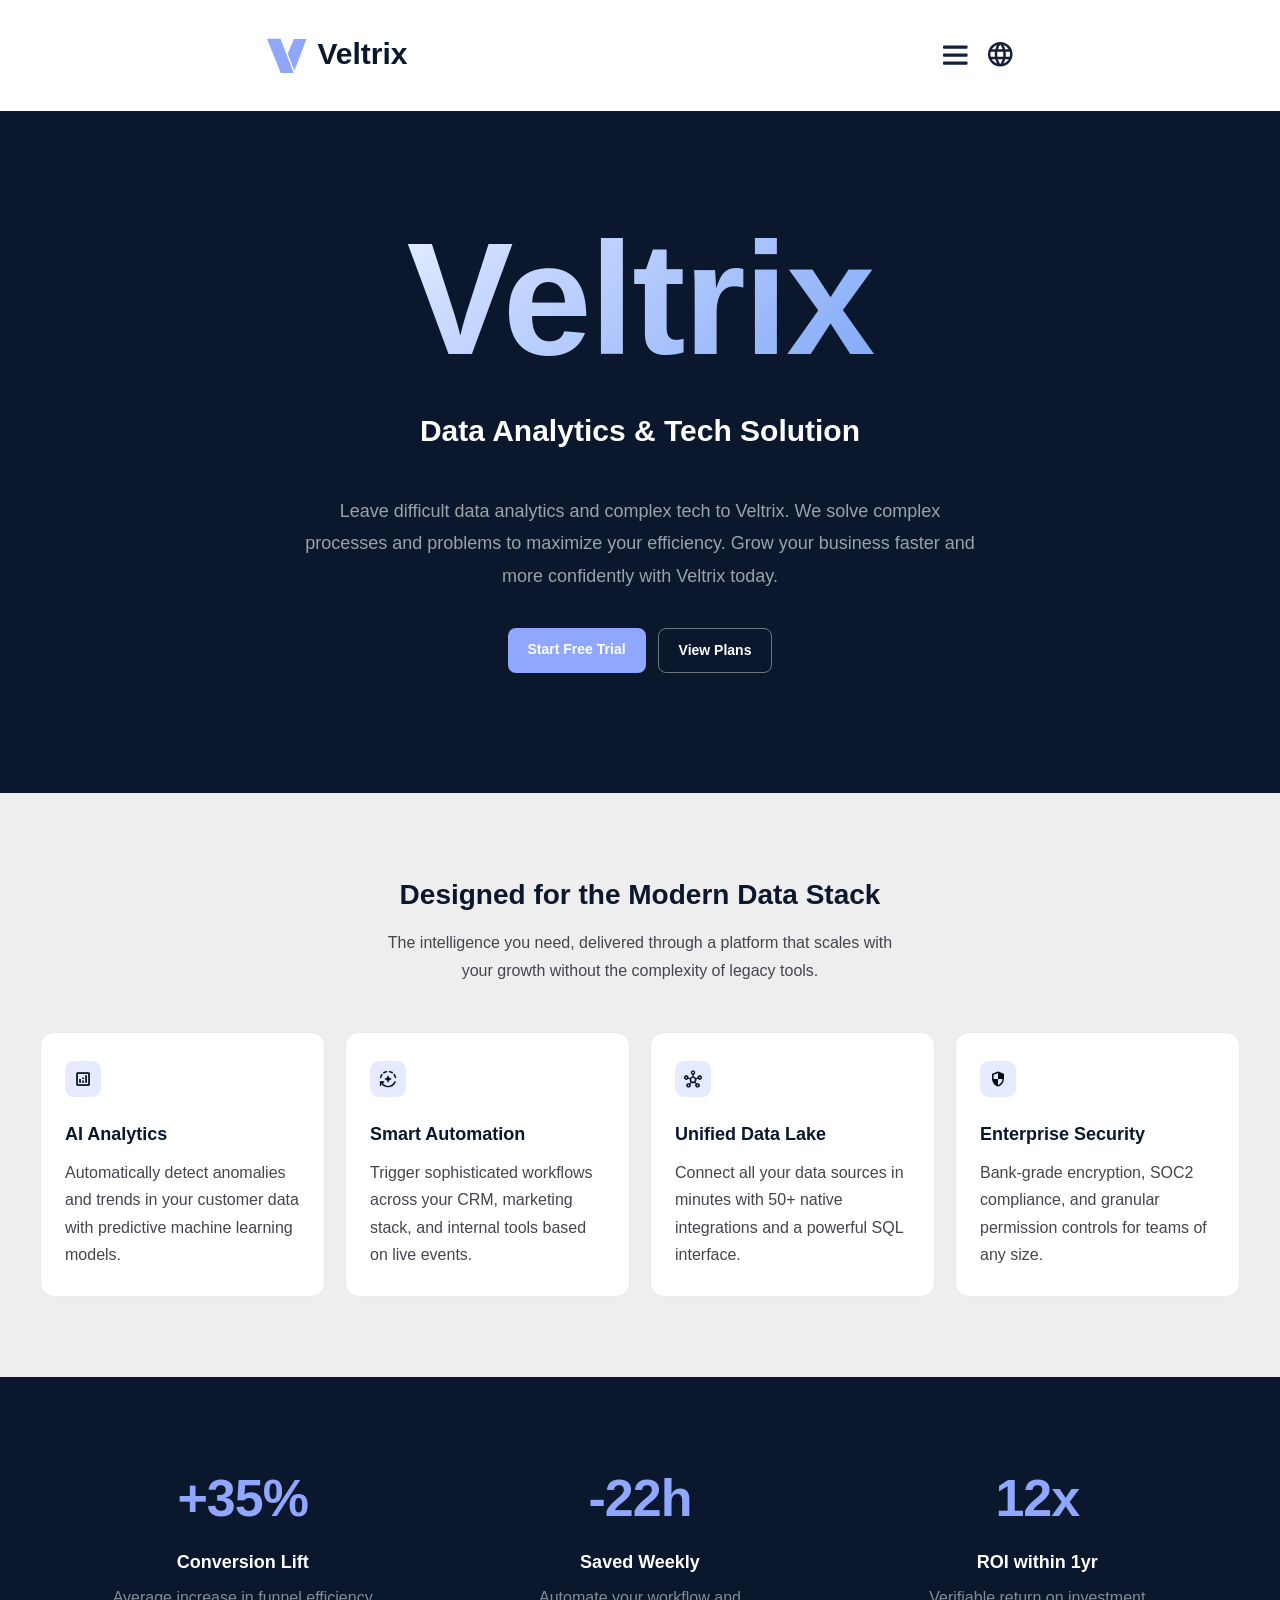
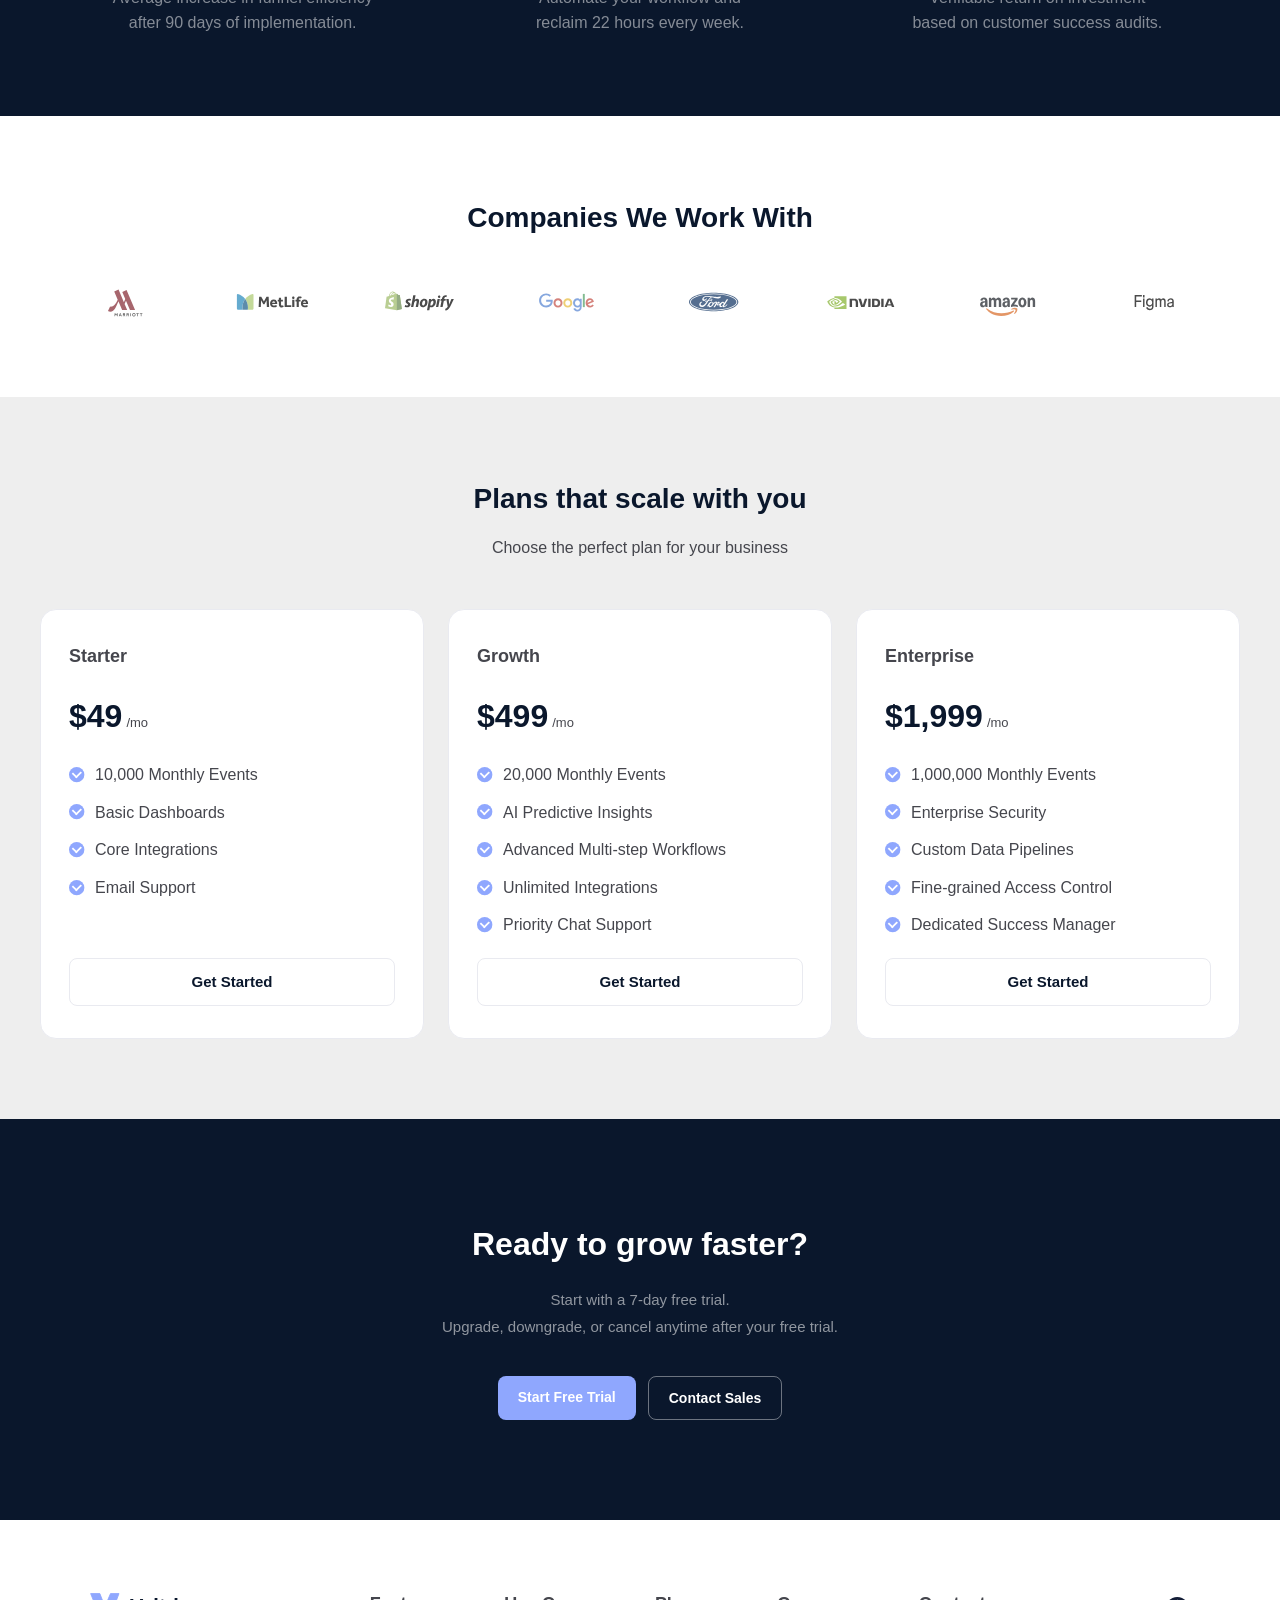
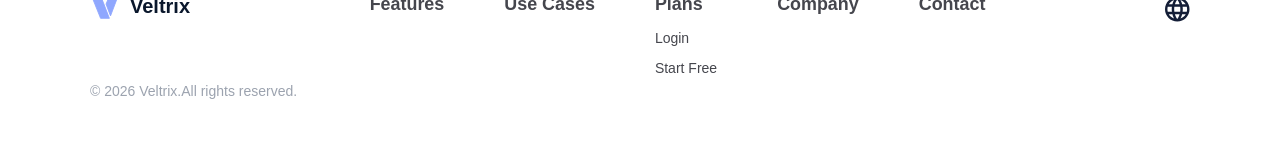
<file: index.html>
<!doctype html>
<html lang="en">
  <head>
    <meta charset="UTF-8" />
    <meta name="viewport" content="width=device-width, initial-scale=1.0" />
    <title>Veltrix</title>
    <link rel="preconnect" href="https://fonts.googleapis.com" />
    <link rel="preconnect" href="https://fonts.gstatic.com" crossorigin />
    <link
      href="https://fonts.googleapis.com/css2?family=Inter:wght@100..900&display=swap"
      rel="stylesheet"
    />

    <link rel="stylesheet" href="./css/reset.css" />
    <link rel="stylesheet" href="./css/common.css" />
    <link rel="stylesheet" href="./css/index.css" />
  </head>
  <body>
    <header>
      <div class="logo">
        <a href="./index.html"
          ><img src="./img/logo.svg" alt="" /> <span>Veltrix</span></a
        >
      </div>
      <!-- Nav -->
      <nav class="header_nav">
        <a href="./features.html">Features</a>
        <a href="./usecase.html">Use Cases</a>

        <div class="plans_row">
          <a href="./plans.html" class="nav_plans">Plans</a>
          <a href="./plans.html" class="nav_sub_link">Start Free</a>
          <a href="#" class="nav_sub_link">Login</a>
        </div>

        <a href="./about.html">Company</a>
        <a href="./contact.html">Contact</a>
      </nav>

      <div class="right_nav">
        <a href="#">Login</a>
        <a href="./plans.html"> Start Free </a>

        <a href="#" class="menu_img">
          <img src="./img/menu.svg" alt="메뉴 열기" />
        </a>

        <div class="lang_container">
          <a href="#" class="lang_btn">
            <img src="./img/lang.svg" alt="Language Select" />
          </a>
          <ul class="lang_menu">
            <li><a href="#" data-lang="en">English</a></li>
            <li><a href="#" data-lang="ko">한국어</a></li>
            <li><a href="#" data-lang="ja">日本語</a></li>
          </ul>
        </div>
      </div>
    </header>
    <main>
      <!-- HERO -->
      <section class="hero" id="features">
        <div class="hero_inner">
          <h1 class="hero_title">Veltrix</h1>
          <h2 class="hero_sub" data-i18n="heroSub">
            Data Analytics & Tech Solution
          </h2>
          <p class="hero_desc" data-i18n="heroDesc">
            Leave difficult data analytics and complex tech to Veltrix. <br />
            We solve complex processes and problems to maximize your
            efficiency.<br />
            Grow your business faster and more confidently with Veltrix today.
          </p>
          <div class="hero_btns">
            <a href="#" class="btn_primary">Start Free Trial</a>
            <a href="./plans.html" class="btn_outline">View Plans</a>
          </div>
        </div>
      </section>

      <!-- FEATURES -->
      <section class="features_section" id="usecases">
        <div class="section_inner">
          <h2 class="section_title" data-i18n="featureTitle">
            Designed for the Modern Data Stack
          </h2>
          <p class="section_desc" data-i18n="featureDesc">
            The intelligence you need, delivered through a platform that scales
            with your growth without the complexity of legacy tools.
          </p>
          <div class="features_grid">
            <div class="feature_card">
              <img src="./img/al_icon.png" alt="AI Analytics" />
              <h3 data-i18n="aiTitle">AI Analytics</h3>
              <p data-i18n="aiDesc">
                Automatically detect anomalies and trends in your customer data
                with predictive machine learning models.
              </p>
            </div>
            <div class="feature_card">
              <img src="./img/smart_icon.png" alt="Smart Automation" />
              <h3 data-i18n="smartTitle">Smart Automation</h3>
              <p data-i18n="smartDesc">
                Trigger sophisticated workflows across your CRM, marketing
                stack, and internal tools based on live events.
              </p>
            </div>
            <div class="feature_card">
              <img src="./img/datalake_icon.png" alt="Unified Data Lake" />
              <h3 data-i18n="lakeTitle">Unified Data Lake</h3>
              <p data-i18n="lakeDesc">
                Connect all your data sources in minutes with 50+ native
                integrations and a powerful SQL interface.
              </p>
            </div>
            <div class="feature_card">
              <img src="./img/secu_icon.png" alt="Enterprise Security" />
              <h3 data-i18n="securityTitle">Enterprise Security</h3>
              <p data-i18n="securityDesc">
                Bank-grade encryption, SOC2 compliance, and granular permission
                controls for teams of any size.
              </p>
            </div>
          </div>
        </div>
      </section>

      <!-- STATS -->
      <section class="stats_section">
        <div class="section_inner stats_grid">
          <div class="stat_item">
            <span class="stat_num">+35%</span>
            <strong data-i18n="stat_conversion_title">Conversion Lift</strong>
            <p data-i18n="stat_conversion_desc">
              Average increase in funnel efficiency <br />after 90 days of
              implementation.
            </p>
          </div>

          <div class="stat_item">
            <span class="stat_num">-22h</span>
            <strong data-i18n="stat_saved_title">Saved Weekly</strong>
            <p data-i18n="stat_saved_desc">
              Automate your workflow and <br />
              reclaim 22 hours every week.
            </p>
          </div>

          <div class="stat_item">
            <span class="stat_num">12x</span>
            <strong data-i18n="stat_roi_title">ROI within 1yr</strong>
            <p data-i18n="stat_roi_desc">
              Verifiable return on investment <br />
              based on customer success audits.
            </p>
          </div>
        </div>
      </section>

      <!-- PARTNERS -->
      <section class="partners_section" id="company">
        <div class="section_inner">
          <h2 class="section_title" data-i18n="partners_title">
            Companies We Work With
          </h2>
          <div class="partners_grid">
            <img src="./img/companies1.svg" alt="" />
            <img src="./img/companies2.svg" alt="" />
            <img src="./img/companies3.svg" alt="" />
            <img src="./img/companies4.svg" alt="" />
            <img src="./img/companies5.svg" alt="" />
            <img src="./img/companies6.svg" alt="" />
            <img src="./img/companies7.svg" alt="" />
            <img src="./img/companies8.svg" alt="" />
          </div>
        </div>
      </section>

      <!-- PLANS -->
      <section class="plans_section" id="plans">
        <div class="section_inner">
          <h2 class="section_title" data-i18n="plansTitle">
            Plans that scale with you
          </h2>
          <p class="section_desc" data-i18n="plansDesc">
            Choose the perfect plan for your business
          </p>
          <div class="plans_grid">
            <div class="plan_card">
              <p class="plan_name">Starter</p>
              <p class="plan_price">
                <span>$49</span><small data-i18n="per_month">/mo</small>
              </p>
              <ul class="plan_features">
                <li>
                  <img src="./img/check.svg" alt="check" /><span
                    data-i18n="starter_events"
                    >10,000 Monthly Events</span
                  >
                </li>
                <li>
                  <img src="./img/check.svg" alt="check" /><span
                    data-i18n="basic_dashboards"
                    >Basic Dashboards</span
                  >
                </li>
                <li>
                  <img src="./img/check.svg" alt="check" /><span
                    data-i18n="core_integrations"
                    >Core Integrations</span
                  >
                </li>
                <li>
                  <img src="./img/check.svg" alt="check" /><span
                    data-i18n="email_support"
                    >Email Support</span
                  >
                </li>
              </ul>
              <a href="#" class="btn_plan" data-i18n="get_started"
                >Get Started</a
              >
            </div>

            <div class="plan_card plan_card--featured">
              <p class="plan_name" data-i18n="growth_title">Growth</p>
              <p class="plan_price">
                <span>$499</span><small data-i18n="per_month">/mo</small>
              </p>
              <ul class="plan_features">
                <li>
                  <img src="./img/check.svg" alt="check" /><span
                    data-i18n="growth_events"
                    >20,000 Monthly Events</span
                  >
                </li>
                <li>
                  <img src="./img/check.svg" alt="check" /><span
                    data-i18n="ai_insights"
                    >AI Predictive Insights</span
                  >
                </li>
                <li>
                  <img src="./img/check.svg" alt="check" /><span
                    data-i18n="advanced_workflows"
                    >Advanced Multi-step Workflows</span
                  >
                </li>
                <li>
                  <img src="./img/check.svg" alt="check" /><span
                    data-i18n="unlimited_integrations"
                    >Unlimited Integrations</span
                  >
                </li>
                <li>
                  <img src="./img/check.svg" alt="check" /><span
                    data-i18n="priority_support"
                    >Priority Chat Support</span
                  >
                </li>
              </ul>
              <a href="#" class="btn_plan" data-i18n="get_started"
                >Get Started</a
              >
            </div>

            <div class="plan_card">
              <p class="plan_name" data-i18n="enterprise_title">Enterprise</p>
              <p class="plan_price">
                <span>$1,999</span><small data-i18n="per_month">/mo</small>
              </p>
              <ul class="plan_features">
                <li>
                  <img src="./img/check.svg" alt="check" /><span
                    data-i18n="enterprise_events"
                    >1,000,000 Monthly Events</span
                  >
                </li>
                <li>
                  <img src="./img/check.svg" alt="check" /><span
                    data-i18n="enterprise_security"
                    >Enterprise Security</span
                  >
                </li>
                <li>
                  <img src="./img/check.svg" alt="check" /><span
                    data-i18n="custom_pipelines"
                    >Custom Data Pipelines</span
                  >
                </li>
                <li>
                  <img src="./img/check.svg" alt="check" /><span
                    data-i18n="access_control"
                    >Fine-grained Access Control</span
                  >
                </li>
                <li>
                  <img src="./img/check.svg" alt="check" /><span
                    data-i18n="dedicated_manager"
                    >Dedicated Success Manager</span
                  >
                </li>
              </ul>
              <a href="#" class="btn_plan" data-i18n="get_started"
                >Get Started</a
              >
            </div>
          </div>
        </div>
      </section>

      <!-- CTA -->
      <section class="cta_section cta_bg_img" id="contact">
        <div class="section_inner cta_inner">
          <h2 data-i18n="cta_title">Ready to grow faster?</h2>
          <p data-i18n="cta_description">
            Start with a 7-day free trial.<br />
            Upgrade, downgrade, or cancel anytime after your free trial.
          </p>
          <div class="cta_btns">
            <a href="#" class="btn_primary" data-i18n="btn_trial"
              >Start Free Trial</a
            >
            <a href="#" class="btn_outline" data-i18n="btn_contact"
              >Contact Sales</a
            >
          </div>
        </div>
      </section>
      <button
        class="top_btn"
        onclick="window.scrollTo({ top: 0, behavior: 'smooth' })"
      >
        TOP
      </button>
    </main>
    <!-- FOOTER -->
    <footer class="footer">
      <div class="footer_inner">
        <div class="footer_logo">
          <img src="./img/logo.svg" alt="logo" />
          <span>Veltrix</span>
        </div>
        <nav class="footer_nav">
          <a href="./features.html">Features</a>
          <a href="./usecase.html">Use Cases</a>
          <div class="footer_nav_col">
            <a href="./plans.html">Plans</a>
            <a href="#">Login</a>
            <a href="#">Start Free</a>
          </div>
          <a href="./about.html">Company</a>
          <a href="./contact.html">Contact</a>
        </nav>
        <div class="lang_container">
          <a href="#" class="lang_btn">
            <img
              src="./img/lang.svg"
              alt="Language Select"
              class="globe_icon"
            />
          </a>
          <ul class="lang_menu">
            <li><a href="#" data-lang="en">English</a></li>
            <li><a href="#" data-lang="ko">한국어</a></li>
            <li><a href="#" data-lang="ja">日本語</a></li>
          </ul>
        </div>
      </div>
      <p class="footer_copy">© 2026 Veltrix.All rights reserved.</p>
    </footer>
    <script src="./js/common.js"></script>
    <script src="./js/index.js"></script>
  </body>
</html>
</file>
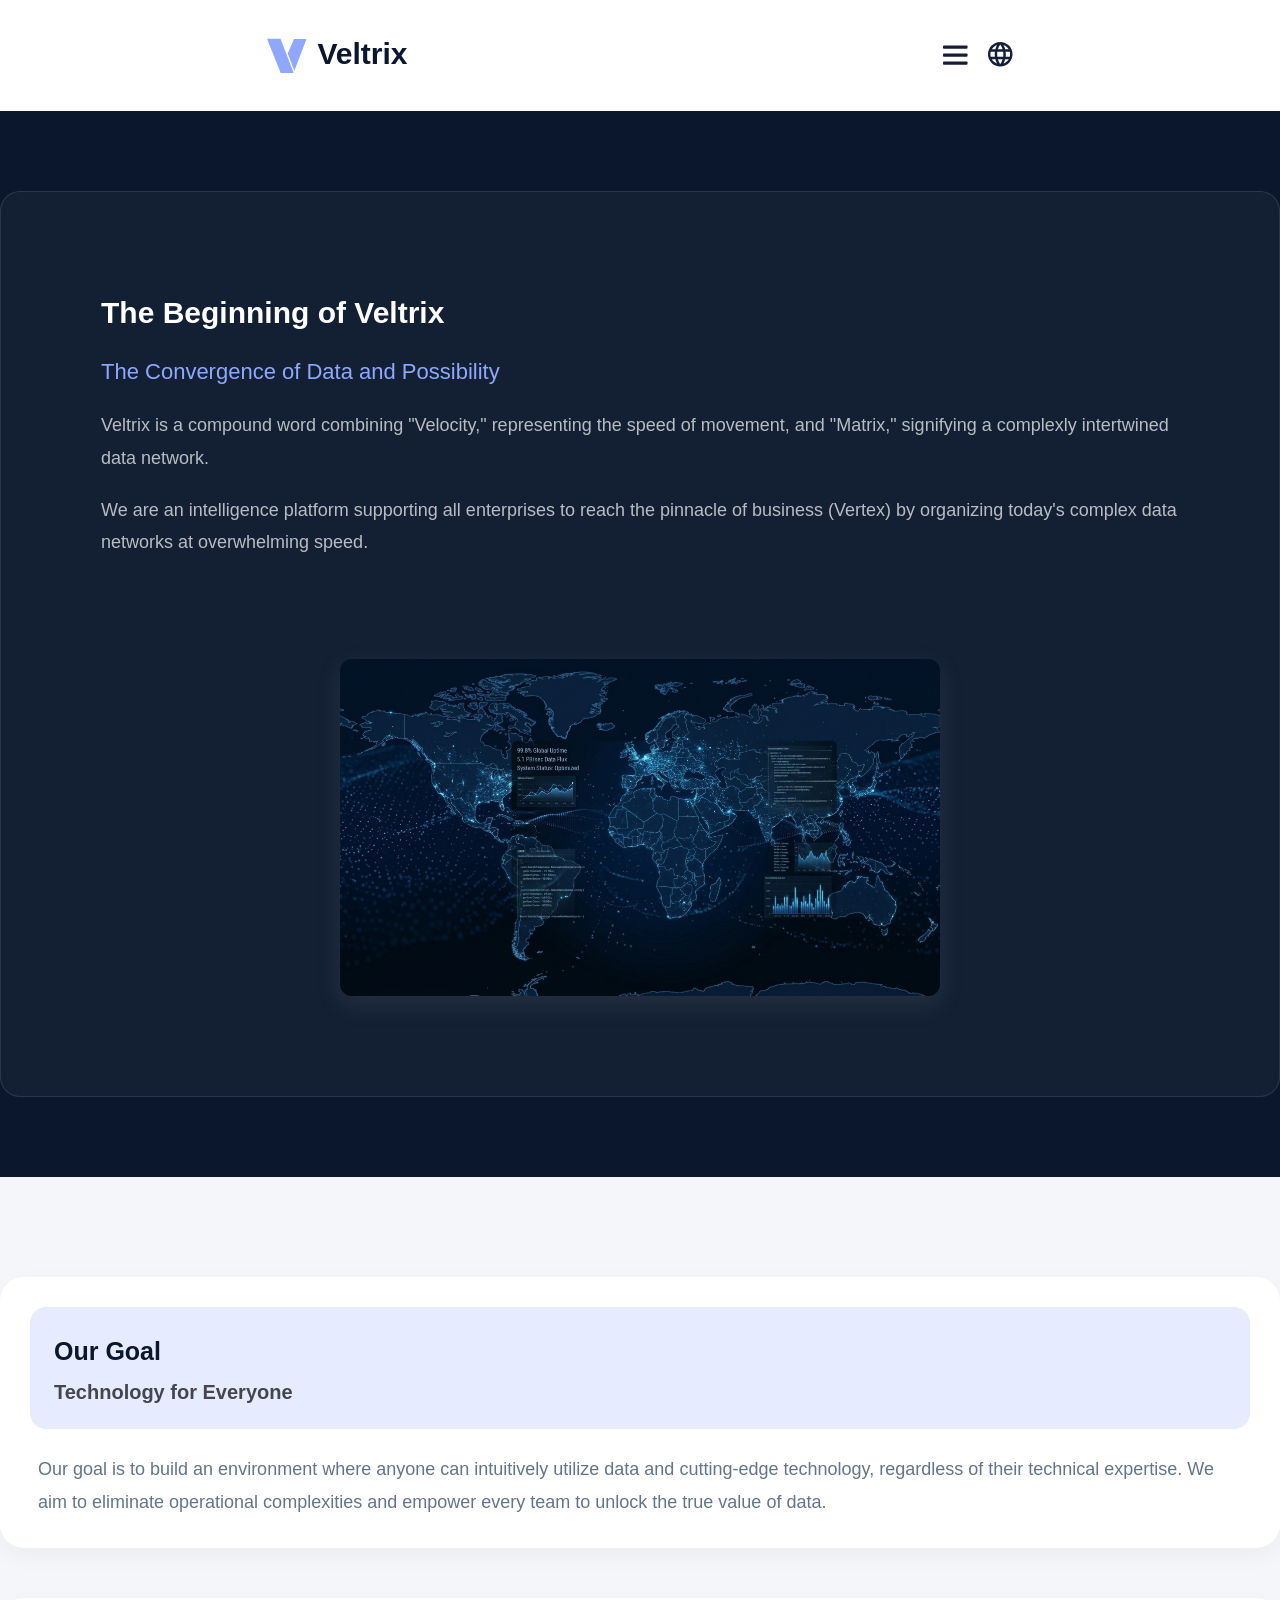
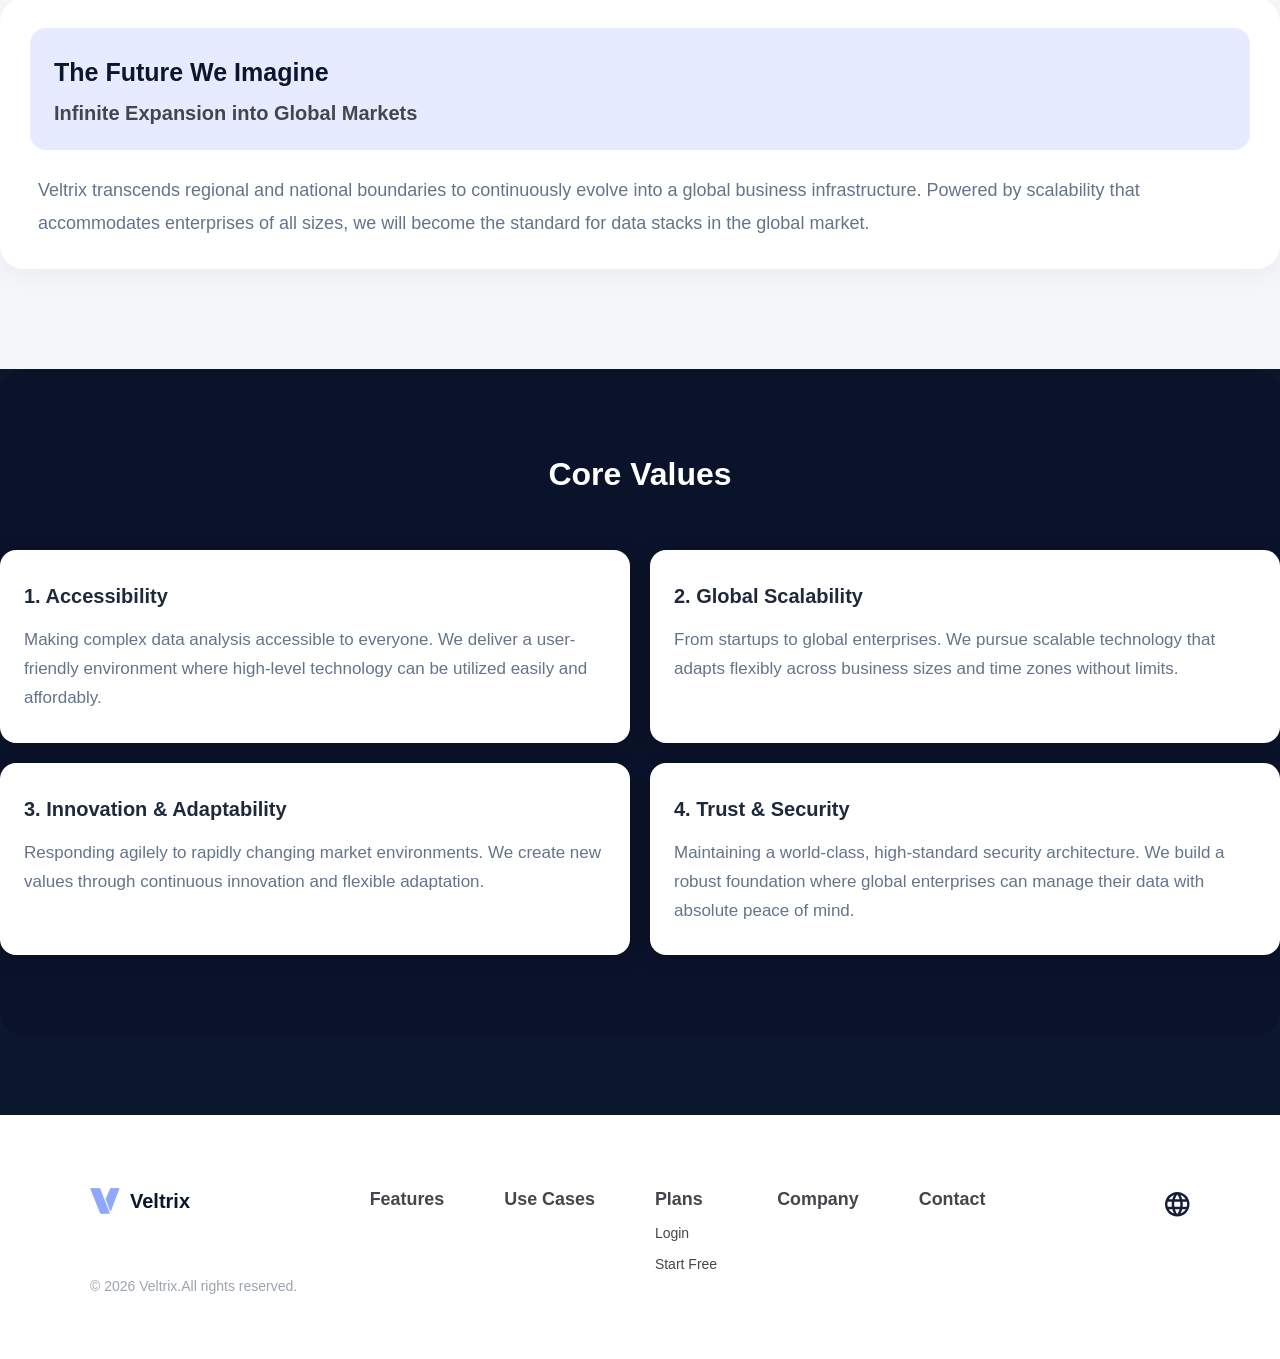
<file: about.html>
<!doctype html>
<html lang="ja">
  <head>
    <meta charset="UTF-8" />
    <meta name="viewport" content="width=device-width, initial-scale=1.0" />
    <title>About</title>
    <link rel="preconnect" href="https://fonts.googleapis.com" />
    <link rel="preconnect" href="https://fonts.gstatic.com" crossorigin />
    <link
      href="https://fonts.googleapis.com/css2?family=Inter:wght@100..900&display=swap"
      rel="stylesheet"
    />

    <link rel="stylesheet" href="./css/reset.css" />
    <link rel="stylesheet" href="./css/common.css" />
    <link rel="stylesheet" href="./css/about.css" />
  </head>
  <body>
    <header>
      <div class="logo">
        <a href="./index.html"
          ><img src="./img/logo.svg" alt="" /> <span>Veltrix</span></a
        >
      </div>
      <!-- Nav -->
      <nav class="header_nav">
        <a href="./features.html">Features</a>
        <a href="./usecase.html">Use Cases</a>

        <div class="plans_row">
          <a href="./plans.html" class="nav_plans">Plans</a>
          <a href="./plans.html" class="nav_sub_link">Start Free</a>
          <a href="#" class="nav_sub_link">Login</a>
        </div>

        <a href="./about.html">Company</a>
        <a href="./contact.html">Contact</a>
      </nav>

      <div class="right_nav">
        <a href="#">Login</a>
        <a href="./plans.html"> Start Free </a>

        <a href="#" class="menu_img">
          <img src="./img/menu.svg" alt="메뉴 열기" />
        </a>

        <div class="lang_container">
          <a href="#" class="lang_btn">
            <img src="./img/lang.svg" alt="Language Select" />
          </a>
          <ul class="lang_menu">
            <li><a href="#" data-lang="en">English</a></li>
            <li><a href="#" data-lang="ko">한국어</a></li>
            <li><a href="#" data-lang="ja">日本語</a></li>
          </ul>
        </div>
      </div>
    </header>
    <main>
      
  <!-- CTA -->
   <section class="cta_section" id="contact">
  <section class="about_section">
    <div class="about_intro_card">
      <div class="intro_content">
        <h2 class="intro_title" data-i18n="about_intro_title">The Beginning of Veltrix</h2>
        <span class="intro_subtitle" data-i18n="about_intro_subtitle">The Convergence of Data and Possibility</span>
        <p class="intro_text" data-i18n="about_intro_text1">Veltrix is a compound word combining "Velocity," representing the speed of movement, and "Matrix," signifying a complexly intertwined data network.</p>
        <p class="intro_text" data-i18n="about_intro_text2">We are an intelligence platform supporting all enterprises to reach the pinnacle of business (Vertex) by organizing today's complex data networks at overwhelming speed.</p>
      </div>
      <div class="intro_image_box">
        <img src="./img/about.png" alt="World Map Data Network" class="intro_img">
      </div>
    </div>
  </section>

  <section class="about_vision_sec">
    <div class="about_vision_grid">
      <div class="vision_card">
        <div class="vision_badge_box">
          <span class="badge_text" data-i18n="vision_goal_label">Our Goal</span>
          <h3 class="badge_title" data-i18n="vision_goal_title">Technology for Everyone</h3>
        </div>
        <p class="vision_text" data-i18n="vision_goal_desc">Our goal is to build an environment where anyone can intuitively utilize data and cutting-edge technology, regardless of their technical expertise. We aim to eliminate operational complexities and empower every team to unlock the true value of data.</p>
      </div>

      <div class="vision_card">
        <div class="vision_badge_box">
          <span class="badge_text" data-i18n="vision_future_label">The Future We Imagine</span>
          <h3 class="badge_title" data-i18n="vision_future_title">Infinite Expansion into Global Markets</h3>
        </div>
        <p class="vision_text" data-i18n="vision_future_desc">Veltrix transcends regional and national boundaries to continuously evolve into a global business infrastructure. Powered by scalability that accommodates enterprises of all sizes, we will become the standard for data stacks in the global market.</p>
      </div>
    </div>
  </section>

  <div class="about_core_values">
    <h2 class="core_title" data-i18n="values_title">Core Values</h2>
    <div class="core_grid">
      <div class="core_card">
        <h4 class="core_card_title" data-i18n="values_1_title">1. Accessibility</h4>
        <p class="core_card_text" data-i18n="values_1_desc">Making complex data analysis accessible to everyone. We deliver a user-friendly environment where high-level technology can be utilized easily and affordably.</p>
      </div>
      <div class="core_card">
        <h4 class="core_card_title" data-i18n="values_2_title">2. Global Scalability</h4>
        <p class="core_card_text" data-i18n="values_2_desc">From startups to global enterprises. We pursue scalable technology that adapts flexibly across business sizes and time zones without limits.</p>
      </div>
      <div class="core_card">
        <h4 class="core_card_title" data-i18n="values_3_title">3. Innovation & Adaptability</h4>
        <p class="core_card_text" data-i18n="values_3_desc">Responding agilely to rapidly changing market environments. We create new values through continuous innovation and flexible adaptation.</p>
      </div>
      <div class="core_card">
        <h4 class="core_card_title" data-i18n="values_4_title">4. Trust & Security</h4>
        <p class="core_card_text" data-i18n="values_4_desc">Maintaining a world-class, high-standard security architecture. We build a robust foundation where global enterprises can manage their data with absolute peace of mind.</p>
      </div>
    </div>
  </div>
</section>
  

      



 
    <!-- btn -->
        <button
          class="top_btn"
          onclick="window.scrollTo({ top: 0, behavior: 'smooth' })"
        >
          TOP
        </button>
      </section>
    </main>
    <!-- FOOTER -->
    <footer class="footer">
      <div class="footer_inner">
        <div class="footer_logo">
          <img src="./img/logo.svg" alt="logo" />
          <span>Veltrix</span>
        </div>
         <nav class="footer_nav">
          <a href="./features.html">Features</a>
          <a href="./usecase.html">Use Cases</a>
          <div class="footer_nav_col">
            <a href="./plans.html">Plans</a>
            <a href="#">Login</a>
            <a href="#">Start Free</a>
          </div>
          <a href="./about.html">Company</a>
          <a href="./contact.html">Contact</a>
        </nav>
        <div class="lang_container">
          <a href="#" class="lang_btn">
            <img
              src="./img/lang.svg"
              alt="Language Select"
              class="globe_icon"
            />
          </a>
          <ul class="lang_menu">
            <li><a href="#" data-lang="en">English</a></li>
            <li><a href="#" data-lang="ko">한국어</a></li>
            <li><a href="#" data-lang="ja">日本語</a></li>
          </ul>
        </div>
      </div>
      <p class="footer_copy">© 2026 Veltrix.All rights reserved.</p>
    </footer>
    <script src="./js/common.js"></script>
    <script src="./js/about.js"></script>
  </body>
</html>
</file>
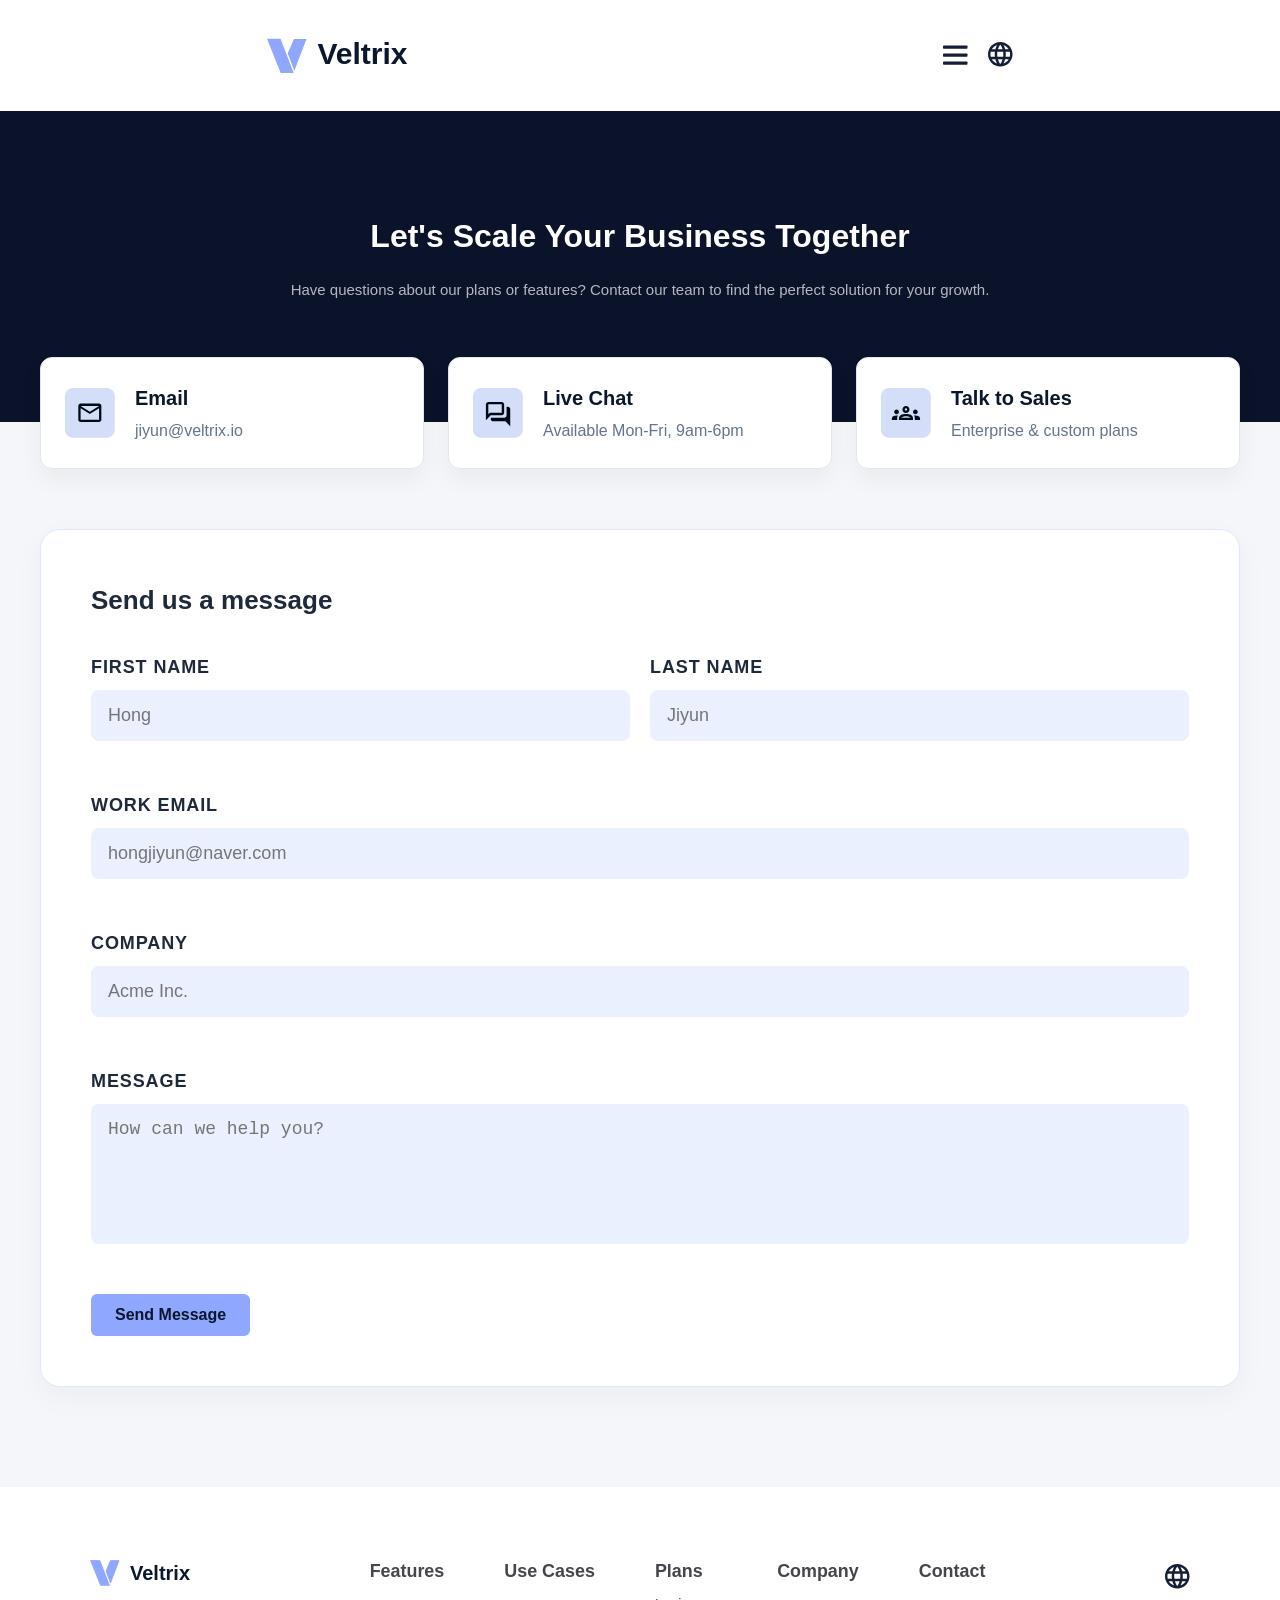
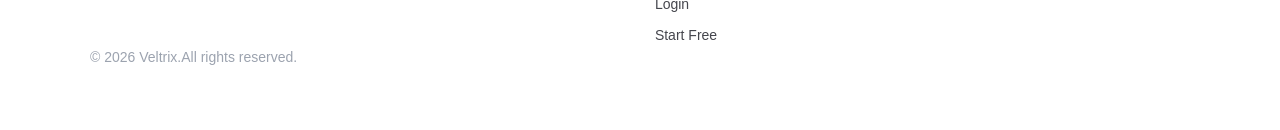
<file: contact.html>
<!doctype html>
<html lang="ja">
  <head>
    <meta charset="UTF-8" />
    <meta name="viewport" content="width=device-width, initial-scale=1.0" />
    <title>Contact</title>
    <link rel="preconnect" href="https://fonts.googleapis.com" />
    <link rel="preconnect" href="https://fonts.gstatic.com" crossorigin />
    <link
      href="https://fonts.googleapis.com/css2?family=Inter:wght@100..900&display=swap"
      rel="stylesheet"
    />

    <link rel="stylesheet" href="./css/reset.css" />
    <link rel="stylesheet" href="./css/common.css" />
    <link rel="stylesheet" href="./css/contact.css" />
  </head>
  <body>
    <header>
      <div class="logo">
        <a href="./index.html"
          ><img src="./img/logo.svg" alt="" /> <span>Veltrix</span></a
        >
      </div>
      <!-- Nav -->
       <nav class="header_nav">
        <a href="./features.html">Features</a>
        <a href="./usecase.html">Use Cases</a>

        <div class="plans_row">
          <a href="./plans.html" class="nav_plans">Plans</a>
          <a href="./plans.html" class="nav_sub_link">Start Free</a>
          <a href="#" class="nav_sub_link">Login</a>
        </div>

        <a href="./about.html">Company</a>
        <a href="./contact.html">Contact</a>
      </nav>

      <div class="right_nav">
        <a href="#">Login</a>
        <a href="./plans.html"> Start Free </a>

        <a href="#" class="menu_img">
          <img src="./img/menu.svg" alt="메뉴 열기" />
        </a>

        <div class="lang_container">
          <a href="#" class="lang_btn">
            <img src="./img/lang.svg" alt="Language Select" />
          </a>
          <ul class="lang_menu">
            <li><a href="#" data-lang="en">English</a></li>
            <li><a href="#" data-lang="ko">한국어</a></li>
            <li><a href="#" data-lang="ja">日本語</a></li>
          </ul>
        </div>
      </div>
    </header>
    <main>
      
  <!-- CTA -->
     <section class="cta_section" id="contact">
  <div class="section_inner cta_inner">
    <h2 data-i18n="contact_title">Let's Scale Your Business Together</h2>
    <p data-i18n="contact_desc">Have questions about our plans or features? Contact our team to find the perfect solution for your growth.</p>
  </div>
</section>

<section class="form_section">
  <div class="section_inner">
    <div class="contact_info_grid">
      <div class="info_card">
        <div class="icon_box email_icon"><img src="./img/contact1.svg" alt=""></div>
        <div class="info_text">
          <h3 data-i18n="info_email_title">Email</h3>
          <p>jiyun@veltrix.io</p>
        </div>
      </div>
      <div class="info_card">
        <div class="icon_box chat_icon"><img src="./img/contact2.svg" alt=""></div>
        <div class="info_text">
          <h3 data-i18n="info_chat_title">Live Chat</h3>
          <p data-i18n="info_chat_desc">Available Mon-Fri, 9am-6pm</p>
        </div>
      </div>
      <div class="info_card">
        <div class="icon_box sales_icon"><img src="./img/contact.svg" alt=""></div>
        <div class="info_text">
          <h3 data-i18n="info_sales_title">Talk to Sales</h3>
          <p data-i18n="info_sales_desc">Enterprise & custom plans</p>
        </div>
      </div>
    </div>

    <div class="message_form_card">
      <h2 data-i18n="form_title">Send us a message</h2>
      <form class="message_form">
        <div class="form_row_2col">
          <div class="form_group">
            <label data-i18n="form_first_name">FIRST NAME</label>
            <input type="text" placeholder="Hong">
          </div>
          <div class="form_group">
            <label data-i18n="form_last_name">LAST NAME</label>
            <input type="text" placeholder="Jiyun">
          </div>
        </div>
        <div class="form_group">
          <label data-i18n="form_email">WORK EMAIL</label>
          <input type="email" placeholder="hongjiyun@naver.com">
        </div>
        <div class="form_group">
          <label data-i18n="form_company">COMPANY</label>
          <input type="text" placeholder="Acme Inc.">
        </div>
        <div class="form_group">
          <label data-i18n="form_message">MESSAGE</label>
          <textarea data-i18n-placeholder="form_placeholder" placeholder="How can we help you?"></textarea>
        </div>
        <button type="submit" class="submit_btn" data-i18n="form_submit">Send Message</button>
      </form>
    </div>
  </div>
</section>



    <!-- btn -->
        <button
          class="top_btn"
          onclick="window.scrollTo({ top: 0, behavior: 'smooth' })"
        >
          TOP
        </button>
      </section>
    </main>
    <!-- FOOTER -->
    <footer class="footer">
      <div class="footer_inner">
        <div class="footer_logo">
          <img src="./img/logo.svg" alt="logo" />
          <span>Veltrix</span>
        </div>
         <nav class="footer_nav">
          <a href="./features.html">Features</a>
          <a href="./usecase.html">Use Cases</a>
          <div class="footer_nav_col">
            <a href="./plans.html">Plans</a>
            <a href="#">Login</a>
            <a href="#">Start Free</a>
          </div>
          <a href="./about.html">Company</a>
          <a href="./contact.html">Contact</a>
        </nav>
        <div class="lang_container">
          <a href="#" class="lang_btn">
            <img
              src="./img/lang.svg"
              alt="Language Select"
              class="globe_icon"
            />
          </a>
          <ul class="lang_menu">
            <li><a href="#" data-lang="en">English</a></li>
            <li><a href="#" data-lang="ko">한국어</a></li>
            <li><a href="#" data-lang="ja">日本語</a></li>
          </ul>
        </div>
      </div>
      <p class="footer_copy">© 2026 Veltrix.All rights reserved.</p>
    </footer>
    <script src="./js/common.js"></script>
    <script src="./js/contact.js"></script>
  </body>
</html>
</file>
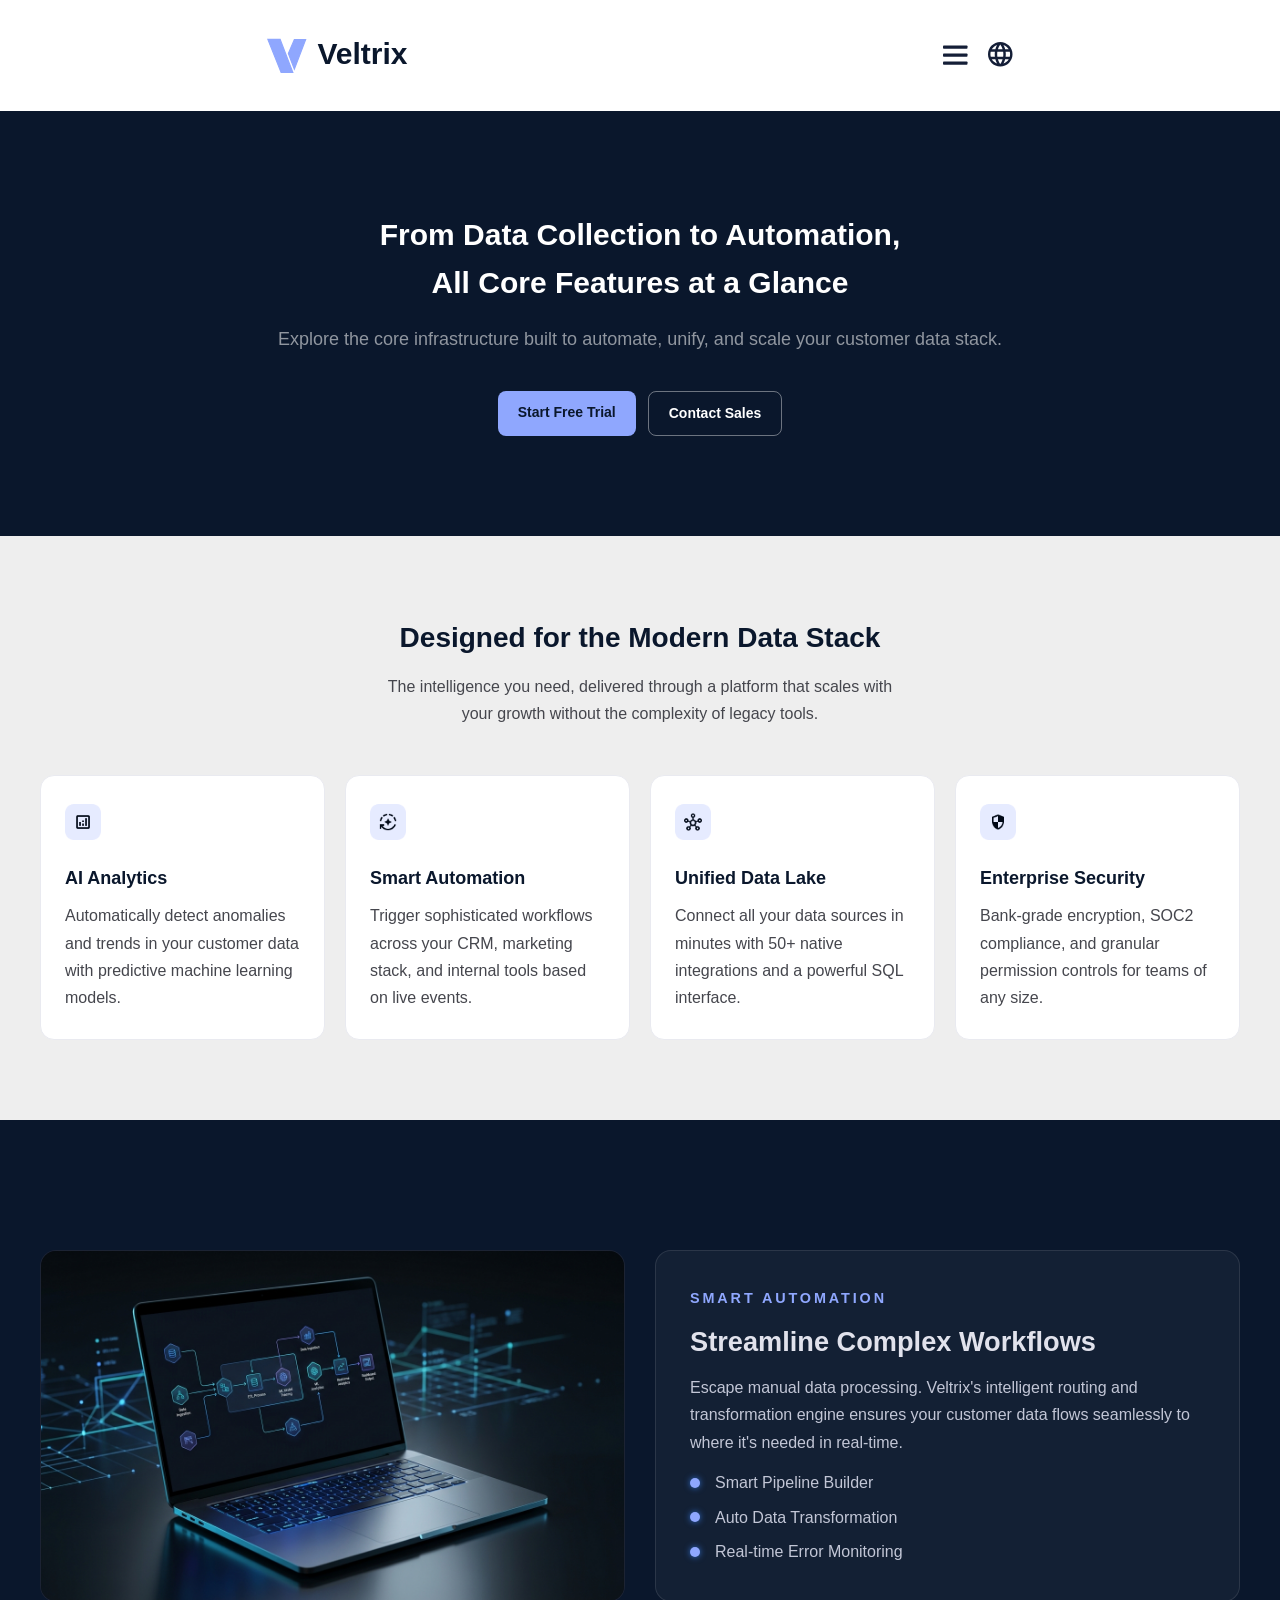
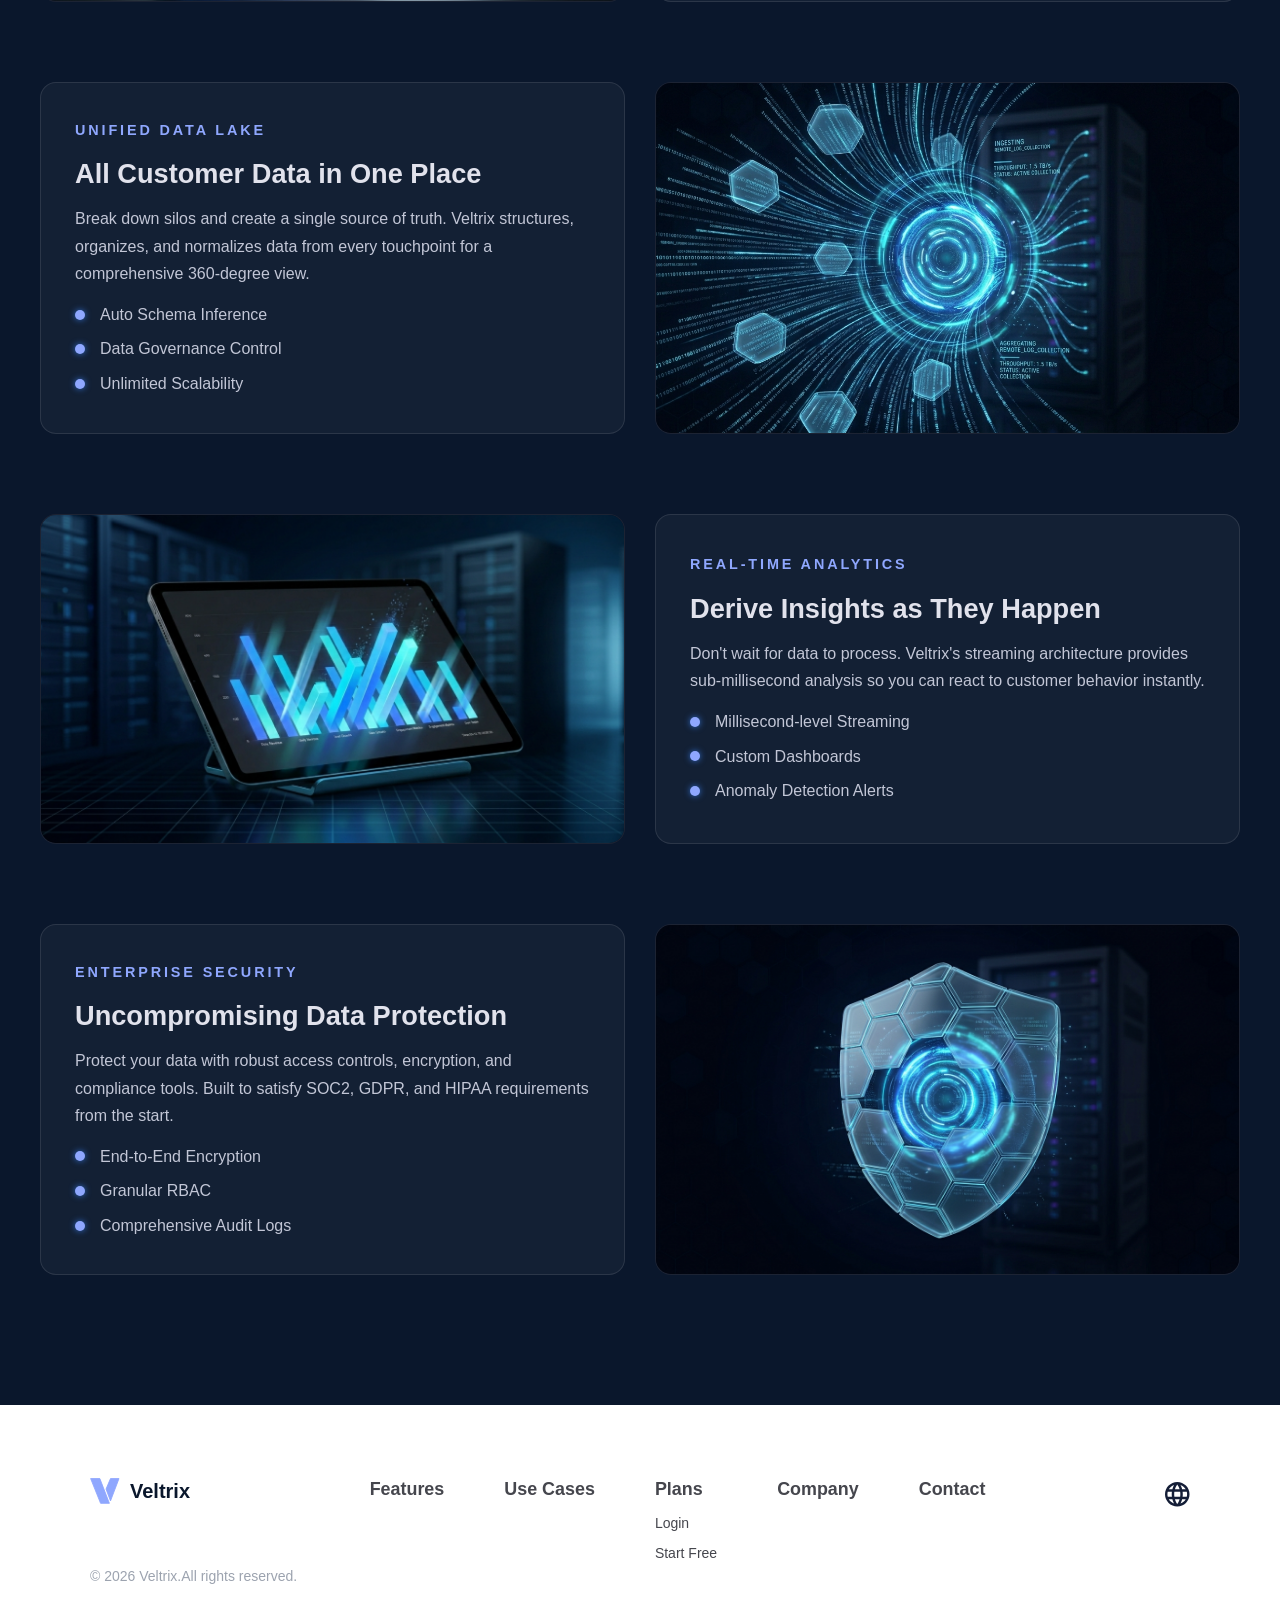
<file: features.html>
<!doctype html>
<html lang="ja">
  <head>
    <meta charset="UTF-8" />
    <meta name="viewport" content="width=device-width, initial-scale=1.0" />
    <title>Features</title>
    <link rel="preconnect" href="https://fonts.googleapis.com" />
    <link rel="preconnect" href="https://fonts.gstatic.com" crossorigin />
    <link
      href="https://fonts.googleapis.com/css2?family=Inter:wght@100..900&display=swap"
      rel="stylesheet"
    />

    <link rel="stylesheet" href="./css/reset.css" />
    <link rel="stylesheet" href="./css/common.css" />
    <link rel="stylesheet" href="./css/features.css" />
  </head>
  <body>
    <header>
      <div class="logo">
        <a href="./index.html"
          ><img src="./img/logo.svg" alt="" /> <span>Veltrix</span></a
        >
      </div>
      <!-- Nav -->
      <nav class="header_nav">
        <a href="./features.html">Features</a>
        <a href="./usecase.html">Use Cases</a>

        <div class="plans_row">
          <a href="./plans.html" class="nav_plans">Plans</a>
          <a href="./plans.html" class="nav_sub_link">Start Free</a>
          <a href="#" class="nav_sub_link">Login</a>
        </div>

        <a href="./about.html">Company</a>
        <a href="./contact.html">Contact</a>
      </nav>

      <div class="right_nav">
        <a href="#">Login</a>
        <a href="./plans.html"> Start Free </a>

        <a href="#" class="menu_img">
          <img src="./img/menu.svg" alt="메뉴 열기" />
        </a>

        <div class="lang_container">
          <a href="#" class="lang_btn">
            <img src="./img/lang.svg" alt="Language Select" />
          </a>
          <ul class="lang_menu">
            <li><a href="#" data-lang="en">English</a></li>
            <li><a href="#" data-lang="ko">한국어</a></li>
            <li><a href="#" data-lang="ja">日本語</a></li>
          </ul>
        </div>
      </div>
    </header>
    <main>
      
  <!-- CTA -->
     <section class="cta_section" id="contact">
  <div class="section_inner cta_inner">
    <h2 data-i18n="cta_main_title">From Data Collection to Automation,<br>All Core Features at a Glance</h2>
    <p data-i18n="cta_main_desc">Explore the core infrastructure built to automate, unify, and scale your customer data stack.</p>
    <div class="cta_btns">
      <a href="./plans.html" class="btn_primary" data-i18n="btn_trial">Start Free Trial</a>
      <a href="./contact.html" class="btn_outline" data-i18n="btn_contact">Contact Sales</a>
    </div>
  </div>
</section>

<section class="features_section" id="usecases">
  <div class="section_inner">
    <h2 class="section_title" data-i18n="feat_main_title">Designed for the Modern Data Stack</h2>
    <p class="section_desc" data-i18n="feat_main_desc">The intelligence you need, delivered through a platform that scales with your growth without the complexity of legacy tools.</p>
    <div class="features_grid">
      <div class="feature_card">
        <img src="./img/al_icon.png" alt="AI Analytics" />
        <h3 data-i18n="f1_title">AI Analytics</h3>
        <p data-i18n="f1_desc">Automatically detect anomalies and trends in your customer data with predictive machine learning models.</p>
      </div>
      <div class="feature_card">
        <img src="./img/smart_icon.png" alt="Smart Automation" />
        <h3 data-i18n="f2_title">Smart Automation</h3>
        <p data-i18n="f2_desc">Trigger sophisticated workflows across your CRM, marketing stack, and internal tools based on live events.</p>
      </div>
      <div class="feature_card">
        <img src="./img/datalake_icon.png" alt="Unified Data Lake" />
        <h3 data-i18n="f3_title">Unified Data Lake</h3>
        <p data-i18n="f3_desc">Connect all your data sources in minutes with 50+ native integrations and a powerful SQL interface.</p>
      </div>
      <div class="feature_card">
        <img src="./img/secu_icon.png" alt="Enterprise Security" />
        <h3 data-i18n="f4_title">Enterprise Security</h3>
        <p data-i18n="f4_desc">Bank-grade encryption, SOC2 compliance, and granular permission controls for teams of any size.</p>
      </div>
    </div>
  </div>
</section>

<section class="fw_section">
  <div class="fw">
    <div class="fw_row">
      <div class="fw_img"> <img src="./img/features1.jpeg" alt=""> </div>
      <div class="fw_txt">
        <span class="fw_label" data-i18n="fw1_label">Smart Automation</span>
        <h3 class="fw_title" data-i18n="fw1_title">Streamline Complex Workflows</h3>
        <p class="fw_desc" data-i18n="fw1_desc">Escape manual data processing. Veltrix's intelligent routing and transformation engine ensures your customer data flows seamlessly to where it's needed in real-time.</p>
        <ul class="fw_list">
          <li data-i18n="fw1_l1">Smart Pipeline Builder</li>
          <li data-i18n="fw1_l2">Auto Data Transformation</li>
          <li data-i18n="fw1_l3">Real-time Error Monitoring</li>
        </ul>
      </div>
    </div>
    <div class="fw_row">
      <div class="fw_txt">
        <span class="fw_label" data-i18n="fw2_label">Unified Data Lake</span>
        <h3 class="fw_title" data-i18n="fw2_title">All Customer Data in One Place</h3>
        <p class="fw_desc" data-i18n="fw2_desc">Break down silos and create a single source of truth. Veltrix structures, organizes, and normalizes data from every touchpoint for a comprehensive 360-degree view.</p>
        <ul class="fw_list">
          <li data-i18n="fw2_l1">Auto Schema Inference</li>
          <li data-i18n="fw2_l2">Data Governance Control</li>
          <li data-i18n="fw2_l3">Unlimited Scalability</li>
        </ul>
      </div>
      <div class="fw_img"><img src="./img/features2.png" alt=""> </div>
    </div>
    <div class="fw_row">
      <div class="fw_img"><img src="./img/features3.png" alt=""> </div>
      <div class="fw_txt">
        <span class="fw_label" data-i18n="fw3_label">Real-time Analytics</span>
        <h3 class="fw_title" data-i18n="fw3_title">Derive Insights as They Happen</h3>
        <p class="fw_desc" data-i18n="fw3_desc">Don't wait for data to process. Veltrix's streaming architecture provides sub-millisecond analysis so you can react to customer behavior instantly.</p>
        <ul class="fw_list">
          <li data-i18n="fw3_l1">Millisecond-level Streaming</li>
          <li data-i18n="fw3_l2">Custom Dashboards</li>
          <li data-i18n="fw3_l3">Anomaly Detection Alerts</li>
        </ul>
      </div>
    </div>
    <div class="fw_row">
      <div class="fw_txt">
        <span class="fw_label" data-i18n="fw4_label">Enterprise Security</span>
        <h3 class="fw_title" data-i18n="fw4_title">Uncompromising Data Protection</h3>
        <p class="fw_desc" data-i18n="fw4_desc">Protect your data with robust access controls, encryption, and compliance tools. Built to satisfy SOC2, GDPR, and HIPAA requirements from the start.</p>
        <ul class="fw_list">
          <li data-i18n="fw4_l1">End-to-End Encryption</li>
          <li data-i18n="fw4_l2">Granular RBAC</li>
          <li data-i18n="fw4_l3">Comprehensive Audit Logs</li>
        </ul>
      </div>
      <div class="fw_img"><img src="./img/features4.jpeg" alt=""> </div>
    </div>
</section>
    
        <button
          class="top_btn"
          onclick="window.scrollTo({ top: 0, behavior: 'smooth' })"
        >
          TOP
        </button>
      </section>
    </main>
    <!-- FOOTER -->
    <footer class="footer">
      <div class="footer_inner">
        <div class="footer_logo">
          <img src="./img/logo.svg" alt="logo" />
          <span>Veltrix</span>
        </div>
         <nav class="footer_nav">
          <a href="./features.html">Features</a>
          <a href="./usecase.html">Use Cases</a>
          <div class="footer_nav_col">
            <a href="./plans.html">Plans</a>
            <a href="#">Login</a>
            <a href="#">Start Free</a>
          </div>
          <a href="./about.html">Company</a>
          <a href="./contact.html">Contact</a>
        </nav>
        <div class="lang_container">
          <a href="#" class="lang_btn">
            <img
              src="./img/lang.svg"
              alt="Language Select"
              class="globe_icon"
            />
          </a>
          <ul class="lang_menu">
            <li><a href="#" data-lang="en">English</a></li>
            <li><a href="#" data-lang="ko">한국어</a></li>
            <li><a href="#" data-lang="ja">日本語</a></li>
          </ul>
        </div>
      </div>
      <p class="footer_copy">© 2026 Veltrix.All rights reserved.</p>
    </footer>
    <script src="./js/common.js"></script>
    <script src="./js/features.js"></script>
  </body>
</html>
</file>
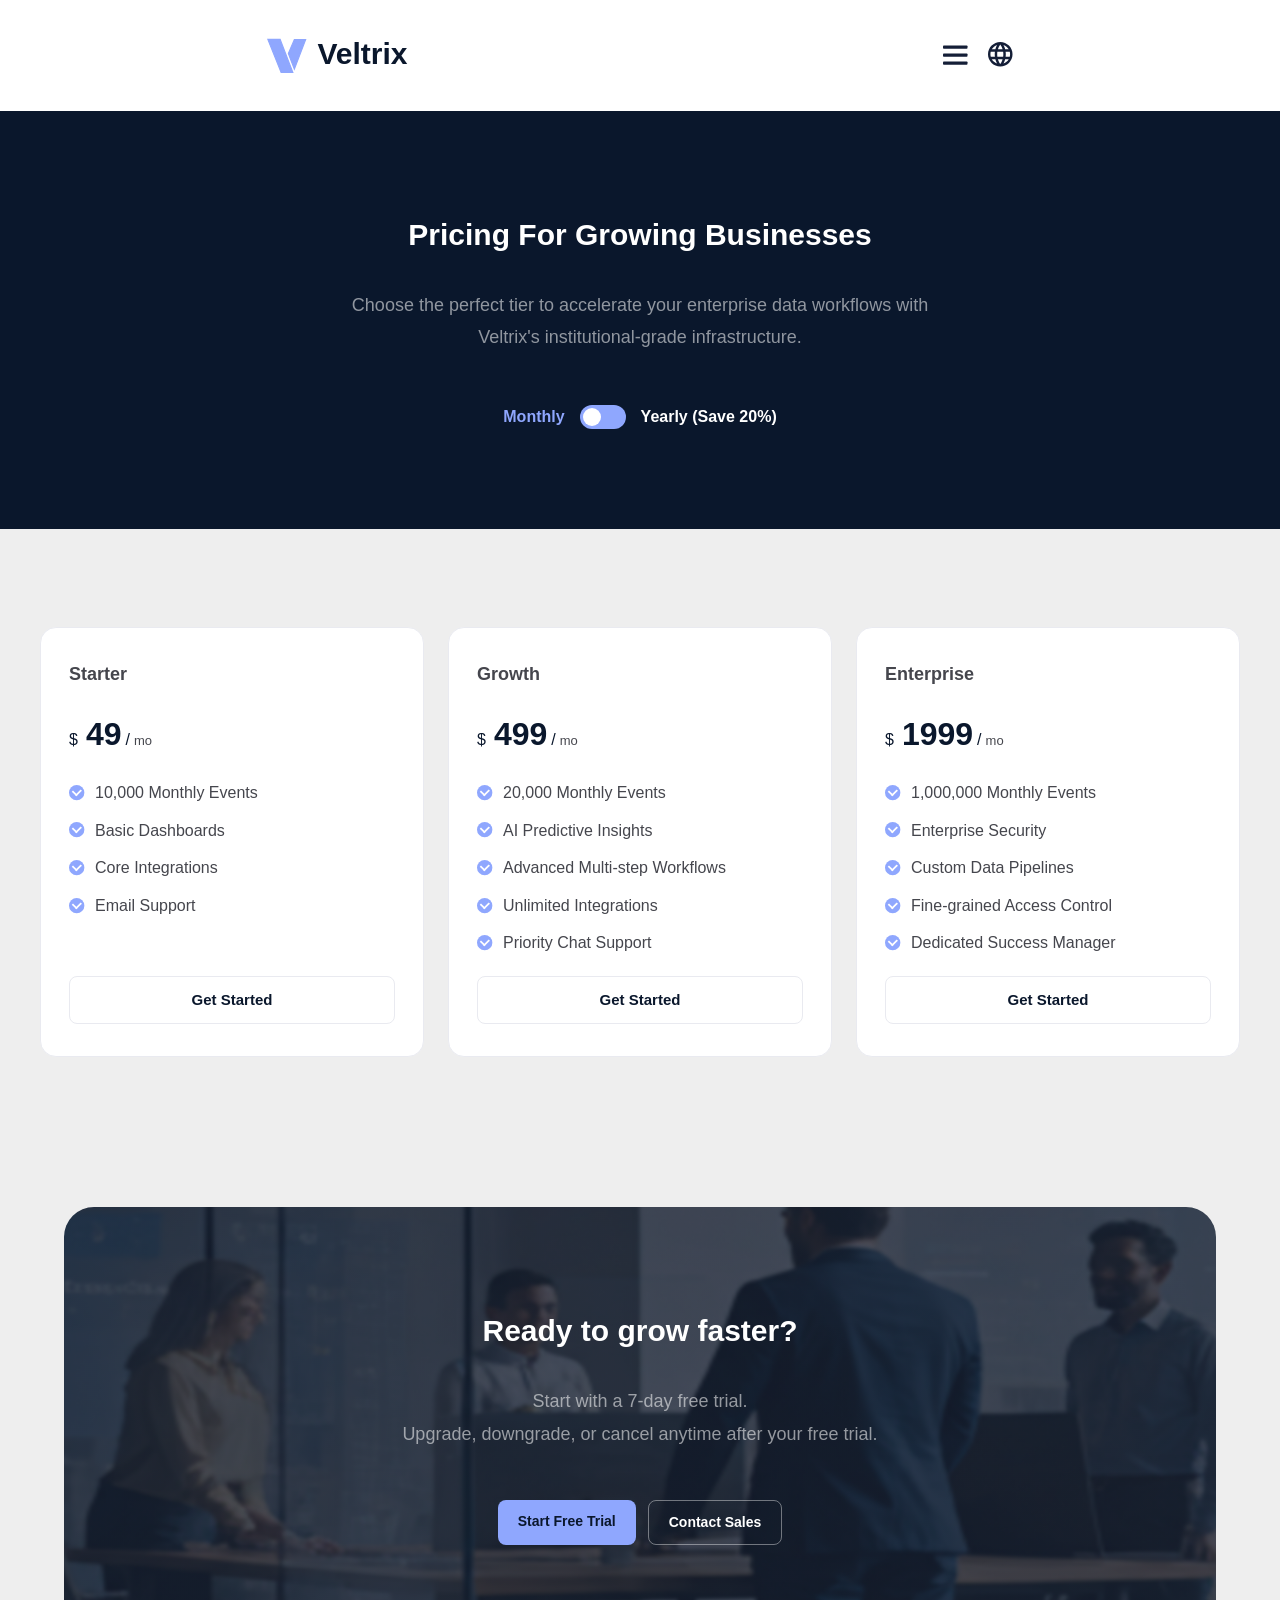
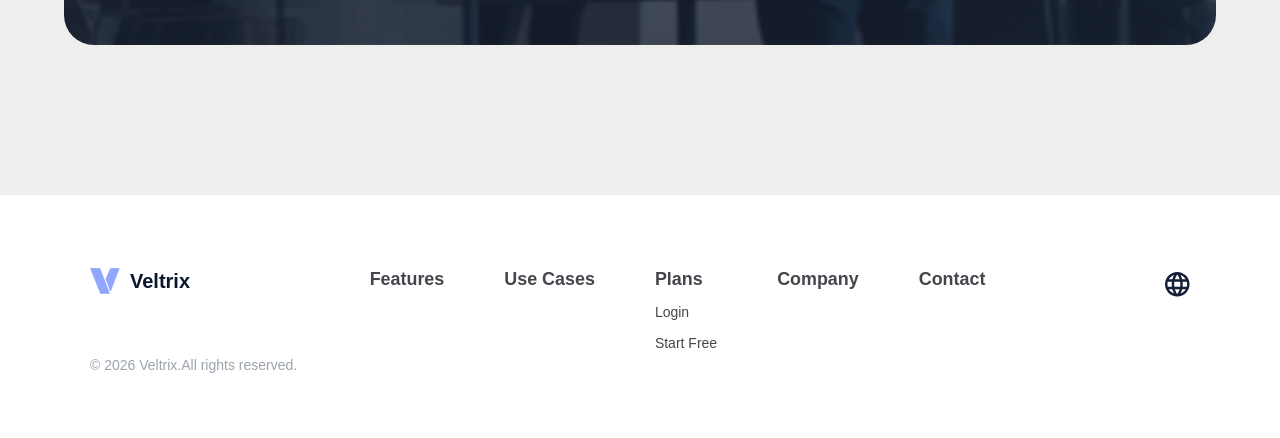
<file: plans.html>
<!doctype html>
<html lang="ja">
  <head>
    <meta charset="UTF-8" />
    <meta name="viewport" content="width=device-width, initial-scale=1.0" />
    <title>Plans</title>
    <link rel="preconnect" href="https://fonts.googleapis.com" />
    <link rel="preconnect" href="https://fonts.gstatic.com" crossorigin />
    <link
      href="https://fonts.googleapis.com/css2?family=Inter:wght@100..900&display=swap"
      rel="stylesheet"
    />

    <link rel="stylesheet" href="./css/reset.css" />
    <link rel="stylesheet" href="./css/common.css" />
    <link rel="stylesheet" href="./css/plans.css" />
  </head>
  <body>
    <header>
      <div class="logo">
        <a href="./index.html"
          ><img src="./img/logo.svg" alt="" /> <span>Veltrix</span></a
        >
      </div>
      <!-- Nav -->
      <nav class="header_nav">
        <a href="./features.html">Features</a>
        <a href="./usecase.html">Use Cases</a>

        <div class="plans_row">
          <a href="./plans.html" class="nav_plans">Plans</a>
          <a href="./plans.html" class="nav_sub_link">Start Free</a>
          <a href="#" class="nav_sub_link">Login</a>
        </div>

        <a href="./about.html">Company</a>
        <a href="./contact.html">Contact</a>
      </nav>

      <div class="right_nav">
        <a href="#">Login</a>
        <a href="./plans.html"> Start Free </a>

        <a href="#" class="menu_img">
          <img src="./img/menu.svg" alt="메뉴 열기" />
        </a>

        <div class="lang_container">
          <a href="#" class="lang_btn">
            <img src="./img/lang.svg" alt="Language Select" />
          </a>
          <ul class="lang_menu">
            <li><a href="#" data-lang="en">English</a></li>
            <li><a href="#" data-lang="ko">한국어</a></li>
            <li><a href="#" data-lang="ja">日本語</a></li>
          </ul>
        </div>
      </div>
    </header>
    <main>
      
  <!-- CTA -->
      <section class="cta_section" id="contact">
        <div class="section_inner cta_inner">
          <h2 data-i18n="pricing_title">Pricing For Growing Businesses</h2>
    <p data-i18n="pricing_desc">
      Choose the perfect tier to accelerate your enterprise data workflows with<br>
      Veltrix's institutional-grade infrastructure.
    </p>
  
<div class="pricing_toggle_container">
  <span class="toggle_label active" id="label_monthly">Monthly</span>
  <label class="switch">
    <input type="checkbox" id="pricing_checkbox">
    <span class="slider round"></span>
  </label>
  <span class="toggle_label" id="label_yearly">Yearly (Save 20%)</span>
</div>
      </section>




 <!-- PLANS -->
     <section class="plans_section" id="plans">
        <div class="section_inner">      

      

          <div class="plans_grid">
            <div class="plan_card">
              <p class="plan_name">Starter</p>
             <p class="plan_price">
  $<span class="original_price"></span><span class="price_num">49</span>/<small class="price_period">mo</small>
</p>
               <ul class="plan_features">
                <li>
                  <img src="./img/check.svg" alt="check" /><span
                    data-i18n="starter_events"
                    >10,000 Monthly Events</span
                  >
                </li>
                <li>
                  <img src="./img/check.svg" alt="check" /><span
                    data-i18n="basic_dashboards"
                    >Basic Dashboards</span
                  >
                </li>
                <li>
                  <img src="./img/check.svg" alt="check" /><span
                    data-i18n="core_integrations"
                    >Core Integrations</span
                  >
                </li>
                <li>
                  <img src="./img/check.svg" alt="check" /><span
                    data-i18n="email_support"
                    >Email Support</span
                  >
                </li>
              </ul>
              <a href="#" class="btn_plan" data-i18n="get_started"
                >Get Started</a
              >
            </div>

            <div class="plan_card plan_card--featured">
              <p class="plan_name">Growth</p>
             <p class="plan_price">
  $<span class="original_price"></span><span class="price_num">499</span>/<small class="price_period">mo</small>
</p>
              <ul class="plan_features">
                <li>
                  <img src="./img/check.svg" alt="check" /><span
                    data-i18n="growth_events"
                    >20,000 Monthly Events</span
                  >
                </li>
                <li>
                  <img src="./img/check.svg" alt="check" /><span
                    data-i18n="ai_insights"
                    >AI Predictive Insights</span
                  >
                </li>
                <li>
                  <img src="./img/check.svg" alt="check" /><span
                    data-i18n="advanced_workflows"
                    >Advanced Multi-step Workflows</span
                  >
                </li>
                <li>
                  <img src="./img/check.svg" alt="check" /><span
                    data-i18n="unlimited_integrations"
                    >Unlimited Integrations</span
                  >
                </li>
                <li>
                  <img src="./img/check.svg" alt="check" /><span
                    data-i18n="priority_support"
                    >Priority Chat Support</span
                  >
                </li>
              </ul>
              <a href="#" class="btn_plan" data-i18n="get_started"
                >Get Started</a
              >
            </div>

            <div class="plan_card">
              <p class="plan_name">Enterprise</p>
             <p class="plan_price">
  $<span class="original_price"></span><span class="price_num">1999</span>/<small class="price_period">mo</small>
</p>
              <ul class="plan_features">
                <li>
                  <img src="./img/check.svg" alt="check" /><span
                    data-i18n="enterprise_events"
                    >1,000,000 Monthly Events</span
                  >
                </li>
                <li>
                  <img src="./img/check.svg" alt="check" /><span
                    data-i18n="enterprise_security"
                    >Enterprise Security</span
                  >
                </li>
                <li>
                  <img src="./img/check.svg" alt="check" /><span
                    data-i18n="custom_pipelines"
                    >Custom Data Pipelines</span
                  >
                </li>
                <li>
                  <img src="./img/check.svg" alt="check" /><span
                    data-i18n="access_control"
                    >Fine-grained Access Control</span
                  >
                </li>
                <li>
                  <img src="./img/check.svg" alt="check" /><span
                    data-i18n="dedicated_manager"
                    >Dedicated Success Manager</span
                  >
                </li>
              </ul>
              <a href="#" class="btn_plan" data-i18n="get_started"
                >Get Started</a
              >
            </div>
          </div>
        </div>
      </section>

      <!-- plans img -->
        <section class="cta_section cta_bg_img" id="contact">
  <div class="section_inner cta_inner">
    <h2 data-i18n="cta_title">Ready to grow faster?</h2>
    <p data-i18n="cta_description">
      Start with a 7-day free trial.<br>
      Upgrade, downgrade, or cancel anytime after your free trial.
    </p>
    <div class="cta_btns">
      <a href="./plans.html" class="btn_primary" data-i18n="btn_trial">Start Free Trial</a>
      <a href="./contact.html" class="btn_outline" data-i18n="btn_contact">Contact Sales</a>
    </div>
  </div>
</section>

 
    <!-- btn -->
        <button
          class="top_btn"
          onclick="window.scrollTo({ top: 0, behavior: 'smooth' })"
        >
          TOP
        </button>
      </section>
    </main>
    <!-- FOOTER -->
    <footer class="footer">
      <div class="footer_inner">
        <div class="footer_logo">
          <img src="./img/logo.svg" alt="logo" />
          <span>Veltrix</span>
        </div>
         <nav class="footer_nav">
          <a href="./features.html">Features</a>
          <a href="./usecase.html">Use Cases</a>
          <div class="footer_nav_col">
            <a href="./plans.html">Plans</a>
            <a href="#">Login</a>
            <a href="#">Start Free</a>
          </div>
          <a href="./about.html">Company</a>
          <a href="./contact.html">Contact</a>
        </nav>
        <div class="lang_container">
          <a href="#" class="lang_btn">
            <img
              src="./img/lang.svg"
              alt="Language Select"
              class="globe_icon"
            />
          </a>
          <ul class="lang_menu">
            <li><a href="#" data-lang="en">English</a></li>
            <li><a href="#" data-lang="ko">한국어</a></li>
            <li><a href="#" data-lang="ja">日本語</a></li>
          </ul>
        </div>
      </div>
      <p class="footer_copy">© 2026 Veltrix.All rights reserved.</p>
    </footer>
    <script src="./js/common.js"></script>
    <script src="./js/plans.js"></script>
  </body>
</html>
</file>
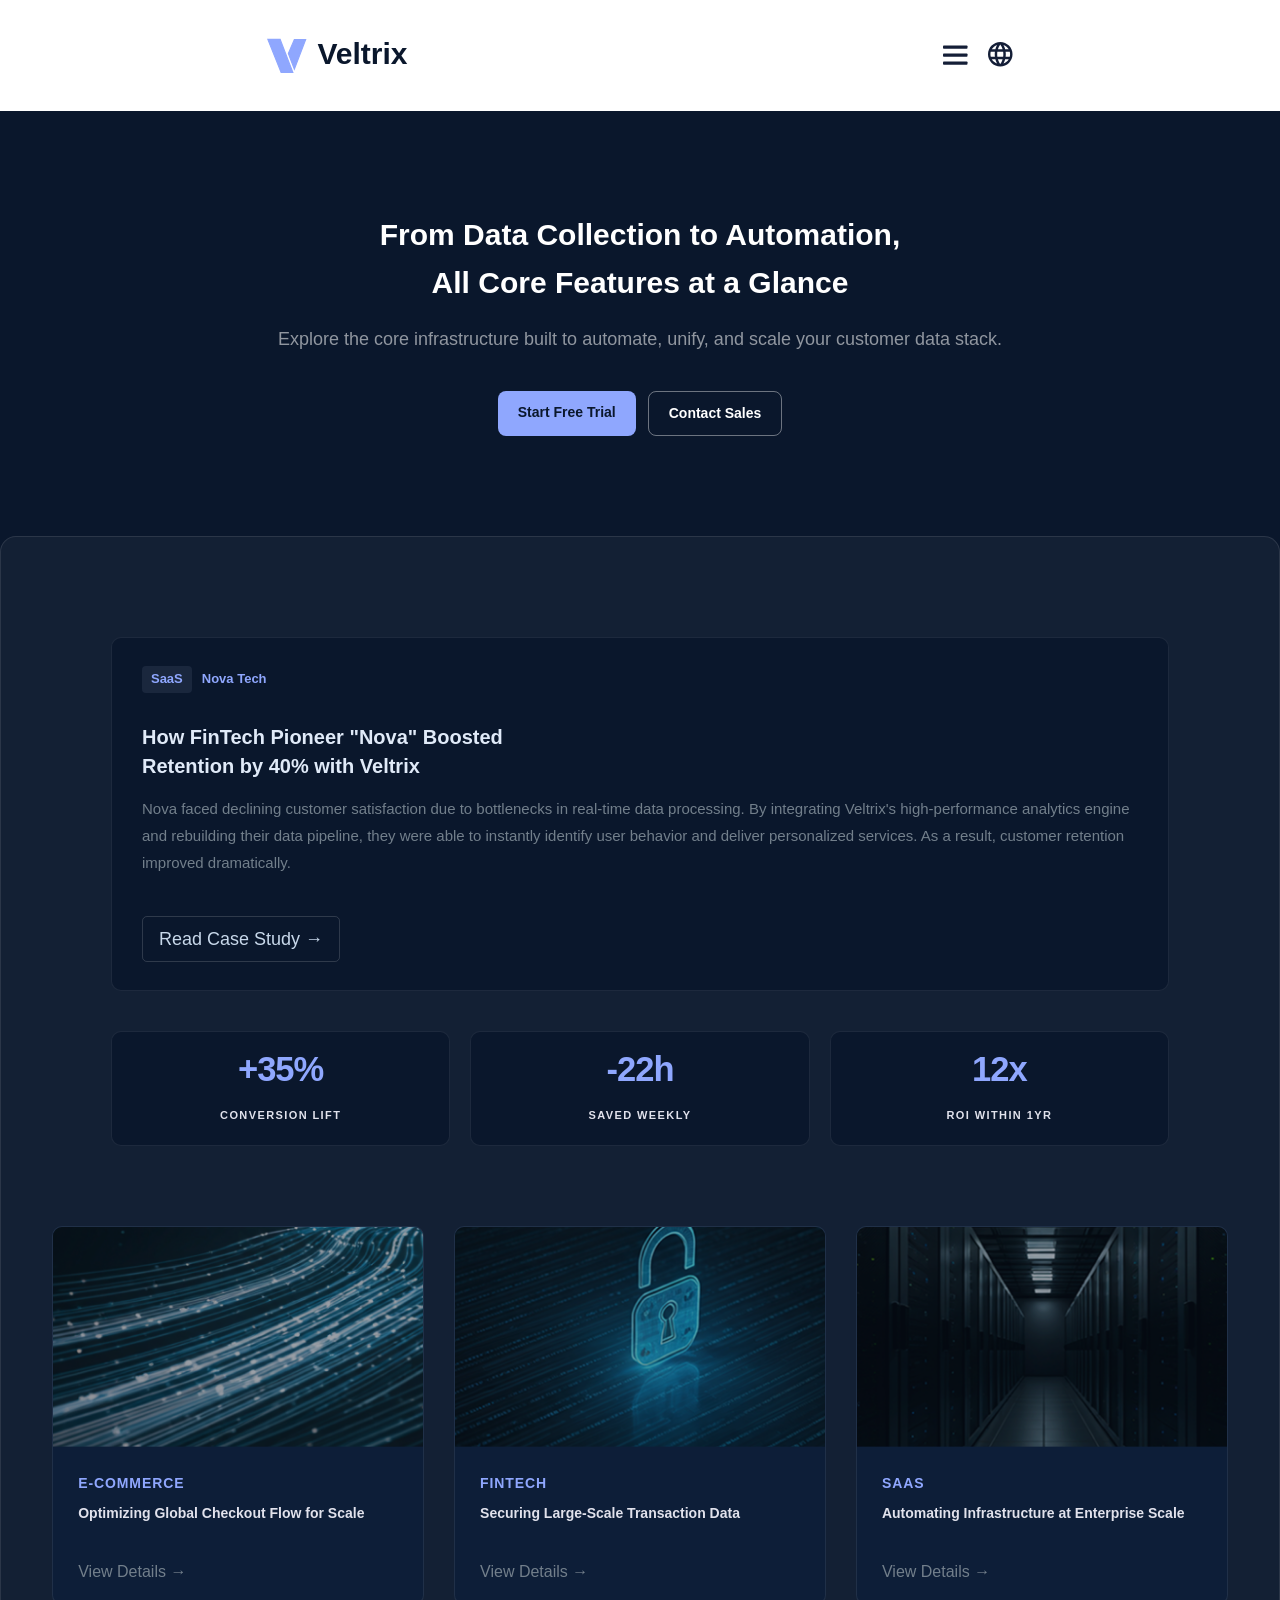
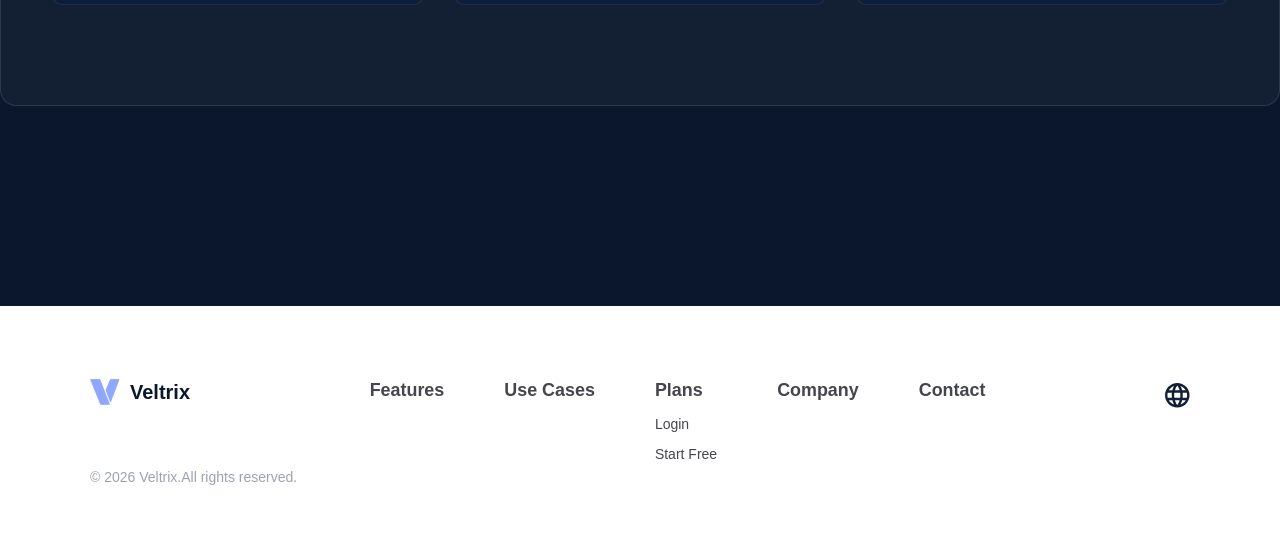
<file: usecase.html>
<!doctype html>
<html lang="ja">
  <head>
    <meta charset="UTF-8" />
    <meta name="viewport" content="width=device-width, initial-scale=1.0" />
    <title>Use Case</title>
    <link rel="preconnect" href="https://fonts.googleapis.com" />
    <link rel="preconnect" href="https://fonts.gstatic.com" crossorigin />
    <link
      href="https://fonts.googleapis.com/css2?family=Inter:wght@100..900&display=swap"
      rel="stylesheet"
    />

    <link rel="stylesheet" href="./css/reset.css" />
    <link rel="stylesheet" href="./css/common.css" />
    <link rel="stylesheet" href="./css/usecase.css" />
  </head>
  <body>
    <header>
      <div class="logo">
        <a href="./index.html"
          ><img src="./img/logo.svg" alt="" /> <span>Veltrix</span></a
        >
      </div>
      <!-- Nav -->
       <nav class="header_nav">
        <a href="./features.html">Features</a>
        <a href="./usecase.html">Use Cases</a>

        <div class="plans_row">
          <a href="./plans.html" class="nav_plans">Plans</a>
          <a href="./plans.html" class="nav_sub_link">Start Free</a>
          <a href="#" class="nav_sub_link">Login</a>
        </div>

        <a href="./about.html">Company</a>
        <a href="./contact.html">Contact</a>
      </nav>

      <div class="right_nav">
        <a href="#">Login</a>
        <a href="./plans.html"> Start Free </a>

        <a href="#" class="menu_img">
          <img src="./img/menu.svg" alt="메뉴 열기" />
        </a>

        <div class="lang_container">
          <a href="#" class="lang_btn">
            <img src="./img/lang.svg" alt="Language Select" />
          </a>
          <ul class="lang_menu">
            <li><a href="#" data-lang="en">English</a></li>
            <li><a href="#" data-lang="ko">한국어</a></li>
            <li><a href="#" data-lang="ja">日本語</a></li>
          </ul>
        </div>
      </div>
    </header>
    <main>
      
<section class="cta_section" id="contact">
  <div class="section_inner cta_inner">
    <h2 data-i18n="cta_main_title">From Data Collection to Automation,<br>All Core Features at a Glance</h2>
    <p data-i18n="cta_main_desc">
      Explore the core infrastructure built to automate, unify, and scale your customer data stack.
    </p>
    <div class="cta_btns">
      <a href="#" class="btn_primary" data-i18n="get_started">Start Free Trial</a>
      <a href="#" class="btn_outline" data-i18n="contact_sales">Contact Sales</a>
    </div>
  </div>
</section>

<section class="cases_sec">
  <div class="cases_container">
    <div class="featured_row">
      <div class="feat_card">
        <div class="feat_tags">
          <span class="saas_badge">SaaS</span>
          <span class="company_nm">Nova Tech</span>
        </div>
        <div class="feat_title" data-i18n="feat_title">How FinTech Pioneer "Nova" Boosted<br>Retention by 40% with Veltrix</div>
        <div class="feat_desc" data-i18n="feat_desc">Nova faced declining customer satisfaction due to bottlenecks in real-time data processing. By integrating Veltrix's high-performance analytics engine and rebuilding their data pipeline, they were able to instantly identify user behavior and deliver personalized services. As a result, customer retention improved dramatically.</div>
        <a href="#" class="feat_btn" data-i18n="read_case">Read Case Study →</a>
      </div>

      <div class="stat_col">
        <div class="stat_box">
          <div class="stat_num">+35%</div>
          <div class="stat_lbl" data-i18n="stat_conversion_title">Conversion Lift</div>
        </div>
        <div class="stat_box">
          <div class="stat_num">-22h</div>
          <div class="stat_lbl" data-i18n="stat_saved_title">Saved Weekly</div>
        </div>
        <div class="stat_box">
          <div class="stat_num">12x</div>
          <div class="stat_lbl" data-i18n="stat_roi_title">ROI Within 1yr</div>
        </div>
      </div>
    </div>

    <div class="mini_row">
      <div class="mini_card">
        <img src="./img/usecase1.png" alt="E-Commerce">
        <div class="mini_overlay">
          <div class="mini_tag">E-Commerce</div>
          <div class="mini_title" data-i18n="mini_title1">Optimizing Global Checkout Flow for Scale</div>
          <a href="#" class="mini_link" data-i18n="view_details">View Details →</a>
        </div>
      </div>
      <div class="mini_card">
        <img src="./img/usecase2.png" alt="FinTech">
        <div class="mini_overlay">
          <div class="mini_tag">FinTech</div>
          <div class="mini_title" data-i18n="mini_title2">Securing Large-Scale Transaction Data</div>
          <a href="#" class="mini_link" data-i18n="view_details">View Details →</a>
        </div>
      </div>
      <div class="mini_card">
        <img src="./img/usecase3.png" alt="SaaS">
        <div class="mini_overlay">
          <div class="mini_tag">SaaS</div>
          <div class="mini_title" data-i18n="mini_title3">Automating Infrastructure at Enterprise Scale</div>
          <a href="#" class="mini_link" data-i18n="view_details">View Details →</a>
        </div>
      </div>
    </div>
  </div>
</section>

    <!-- btn -->
        <button
          class="top_btn"
          onclick="window.scrollTo({ top: 0, behavior: 'smooth' })"
        >
          TOP
        </button>
      </section>
    </main>
    <!-- FOOTER -->
    <footer class="footer">
      <div class="footer_inner">
        <div class="footer_logo">
          <img src="./img/logo.svg" alt="logo" />
          <span>Veltrix</span>
        </div>
         <nav class="footer_nav">
          <a href="./features.html">Features</a>
          <a href="./usecase.html">Use Cases</a>
          <div class="footer_nav_col">
            <a href="./plans.html">Plans</a>
            <a href="#">Login</a>
            <a href="#">Start Free</a>
          </div>
          <a href="./about.html">Company</a>
          <a href="./contact.html">Contact</a>
        </nav>
        <div class="lang_container">
          <a href="#" class="lang_btn">
            <img
              src="./img/lang.svg"
              alt="Language Select"
              class="globe_icon"
            />
          </a>
          <ul class="lang_menu">
            <li><a href="#" data-lang="en">English</a></li>
            <li><a href="#" data-lang="ko">한국어</a></li>
            <li><a href="#" data-lang="ja">日本語</a></li>
          </ul>
        </div>
      </div>
      <p class="footer_copy">© 2026 Veltrix.All rights reserved.</p>
    </footer>
    <script src="./js/common.js"></script>
    <script src="./js/usecase.js"></script>
  </body>
</html>
</file>
<file: css/common.css>
/* head */
a {
  text-decoration: none;   
  color: inherit;         
}

/* a:visited {
  color: inherit;         
} */
body {
  font-family: var(--font-body);
  color: var(--text-dark);
  background: var(--bg-white);
  line-height: 1.6;
}


:root {
  --bg-dark: #0A172C;
  --bg-mid: #111c32;
  --bg-light: #f4f5f7;
  --bg-white: #ffffff;
  --accent: #8FA7FE;
  --accent-hover: #8FA7FE;
  --text-white: #ffffff;
  --text-dark: #0A172C;
  --text-gray: #45464D;
  --text-light: #9ca3af;
  --border: #e5e7eb;
  --card-border: #e9eaf0;
  --font-main: 'Sora', sans-serif;
  --font-body: 'Sora', sans-serif;
}


header{
  display: flex;
  justify-content: space-around;
  align-items: center; 
  margin-top: 30px;
  margin-bottom: 30px;
  width: 100%;
  overflow: visible;
  position: relative; 
  z-index: 1000;       
}


.logo{
  display: flex;
  font-size: 30px;
  align-items: center;
}


.logo img{
  width: 40px;
  height: 40px;
  margin-right: 10px;
}

.logo>a{
  font-weight: 600;
  display: flex;
  align-items: center; 
  text-decoration: none;
  
}

.logo>a span {
      vertical-align: middle;
    margin-bottom: 3px;
    
}

.header_nav{
  display: flex;
  margin-left: 10px;
  gap: 70px;
  font-size: clamp(20px, 1.5vw, 23px );
  width: 100%;
  max-width: 700px;
  
}

.header_nav>a{
  font-weight: 550;
  white-space: nowrap;
  transition: color 0.2s ease;
}

.header_nav a:hover {
  color: var(--accent);
}

.plans_row .nav_plans {
  font-weight: 550;
}

/* 기본: 항상 숨김 */
.nav_sub_link {
  display: none ;
}


/* login, start btn */
.right_nav{
  display: flex;
  font-size: 18px;
  gap: 20px;
  font-weight: 500;
  align-items: center;
  width: fit-content; 
  padding-right: 30px;
  
}

.right_nav>a{
 padding: 0.3em 0.9em;  
  border-radius: 0.5em;
  transition: transform 0.3s cubic-bezier(0.34, 1.56, 0.64, 1);  
    transform-origin: center center; 
    will-change: transform;  
  font-size: clamp(14px, 1vw, 18px);
 font-weight: 550;
}


  .right_nav>a{
  border: 2px solid #8FA7FE;
  }

.right_nav>a:hover {  
  transform: scale(1.05);
}

.right_nav > a:nth-of-type(2) {
  background-color: #8FA7FE;
  white-space: nowrap;  
  border: 2px solid transparent; 
}

.start_btn:hover {  
  transform: scale(1.05);
}



.right_nav .menu_img {
  display: none; 
}

/* 언어 아이콘 */
.lang_container {
  position: relative;
  display: flex; 
  align-items: center;
}

.lang_btn img {
  width: 25px;
  height: 25px;
  vertical-align: middle;
}

/* 드롭다운 기본 (숨김) */
.lang_menu {
  position: absolute;
  top: 100%; 
  left: 50%;
  transform: translateX(-50%);
  background-color: #ffffff;
  min-width: 30px;
  border: 1px solid #ccc;
  border-radius: 4px;
  padding: 8px 0;
  margin: 5px 0 0 0;
  list-style: none;
  box-shadow: 0px 4px 6px rgba(0, 0, 0, 0.1);
  display: none; 
  z-index: 100;
}

.lang_menu li a {
  display: block;
  padding: 8px 5px;
  text-decoration: none;
  color: #333;
  font-size: 14px;
  white-space: nowrap;
  text-align: center;
}

.lang_menu li a:hover {
  background-color: #8FA7FE;
}

.lang_container.active .lang_menu {
  display: block;
}



/* top btn */
.top_btn {
    position: fixed; 
    bottom: 200px; 
    right: 30px;  
    z-index: 999; 
    opacity: 0;
    visibility: hidden;
    transition: opacity 0.3s, visibility 0.3s, background 0.2s;
    background: var(--accent);
    color: var(--text-white);
    font-size: 12px;
    font-weight: 700;
    border: none;
    border-radius: 8px;
    aspect-ratio: 1 / 1;
    padding: 10px;
    cursor: pointer;
    font-family: var(--font-body), sans-serif;

}

.top_btn.show {
    opacity: 1;
    visibility: visible;
}


/* footer */
.footer {
  background: var(--bg-white);
  padding: 70px 32px 62px;
}

.footer_inner {
  max-width: 1100px;
  margin: 0 auto;
  display: flex;
  align-items: flex-start;
  justify-content: space-between;
  flex-wrap: wrap;
  gap: 24px;
}

.footer_logo {
  display: flex;
  align-items: center;
  gap: 10px;
  font-family: var(--font-main);
  font-weight: 700;
  font-size: 20px;
}

.footer_logo img {
  width: 30px;
  height: 30px;
}

.footer_nav {
  display: flex;
  align-items: self-start;
  flex-wrap: wrap;
  gap: 20px 60px;
}

.footer_nav a {
  font-size: clamp(14px, 1.4vw, 18px);
  color: var(--text-gray);
  transition: color 0.2s;
  font-weight: 600;
}

.footer_nav a:not(.lang_container a):hover {
    color: var(--accent);
}

.footer_nav .globe_icon {
  width: 18px;
  height: 18px;
}

.footer_nav_col {
  display: flex;
  flex-direction: column;
  gap: 8px;
}

.footer_nav_col a:not(:first-child) {
  font-size: 14px;
  font-weight: 500;

}

.footer_copy {
  max-width: 1100px;
  margin: 0 auto;
  font-size: 14px;
  color: var(--text-light);
}


/* media */
@media (max-width: 1300px) {


  .header_nav{
    display: none;
  }

.right_nav > a:nth-of-type(1),
  .right_nav > a:nth-of-type(2) {
    display: none;
  }


    .right_nav {
      padding: 0;
      align-items: center;
    }

  .right_nav .menu_img {
    display: inline-block; 
    border: none;
    padding: 0;
    display: flex;          
    align-items: center;
  }


   .right_nav .menu_img img {
  width: 25px;
    height: 25px;
    display: block;
    
   }
 
.lang_btn img {
  width: 25px;
  height: 25px;
  vertical-align: baseline;
  margin-top: 7px;
}



}
@media (max-width: 1300px) {
  .header_nav {
    display: none;           
    flex-direction: column;   
    align-items: flex-start;  
    gap: 20px;                
    max-width: 100%;         
    margin-left: 0;
    font-size: 18px;
    position: absolute; 
    top: 80px;                
    left: 0;
    width: 100%;
    background: var(--bg-white); 
    padding: 20px 0 20px 20px;
    box-shadow: 0 4px 10px rgba(0,0,0,0.1);
    box-sizing: border-box;
  }


  
  .header_nav.active {
    display: flex;
  }
  
  .header_nav a[href="#"]:nth-child(3) {
    display: inline-flex;
    align-items: center;
    gap: 15px;               
    white-space: nowrap;
    text-decoration: none;
    font-weight: normal;    
  }

  .header_nav .sub-link-plans {
    font-weight: 550;        
    color: var(--text-main); 
    transition: color 0.2s ease;
    cursor: pointer;
  }
  .header_nav .sub-link-plans:hover {
    color: var(--accent);  
  }

  .header_nav .sub-link-item {
    font-family: var(--font-body), sans-serif;
    font-weight: 400;        
    font-size: 13px;         
    color: var(--text-gray); 
    transition: color 0.2s ease;
    cursor: pointer;        
  }
  
  .header_nav .sub-link-item:hover {
    color: var(--accent);    
  }


  .plans_row {
    display: none;
    align-items: center;
    gap: 15px;
  }

  .header_nav.active .plans_row {
    display: flex ;
  }

  /* Plans 글자 */
  .plans_row .nav_plans {
    font-size: 18px;
    font-weight: 550;
    color: var(--text-main);
    transition: color 0.2s ease;
  }
  .plans_row .nav_plans:hover {
    color: var(--accent);
  }

  /* Start Free, Login 글자 */
  .plans_row .nav_sub_link {
    display: block ;
    font-size: 13px;
    font-weight: 400;
    color: var(--text-gray);
    transition: color 0.2s ease;
  }
  .plans_row .nav_sub_link:hover {
    color: var(--accent);  /* 각각 독립 호버 */
  }

}
  @media (max-width: 960px) {

     .footer {
    padding-bottom: 30px;
  }
  
 .footer_nav{
  flex-direction: column;
 }

 .footer_nav_col a:not(:first-child) {
  display: none;
}

.footer_copy{
  margin-top: 20px;
}

}

@media (max-width: 768px) {
  .gnb {
    display: none;
  }
}
</file>
<file: css/index.css>
.btn_primary ,.btn_outline{
  display: inline-block;
 font-size: 14px;
  font-weight: 600;
  padding: 10px 20px;
  border-radius: 8px;
  white-space: nowrap;

}


.btn_primary {
  background: var(--accent);
  color: var(--text-white);
  transition: background 0.2s;
}

.btn_primary:hover {
  background: var(--accent-hover);
}

.btn_outline {
  background: transparent;
  color: var(--text-white);
  border: 1.5px solid rgba(255,255,255,0.4);
  transition: border-color 0.2s, background 0.2s;
}

.btn_outline:hover {
  border-color: var(--text-white);
  background: rgba(235, 217, 217, 0.08);
}


/* hero */
.hero {
  background: var(--bg-dark);
  padding: 100px 32px 120px;
  text-align: center;
}

.hero_inner {
  max-width: 680px;
  margin: 0 auto;
}

.hero_title {
  font-family: var(--font-main);
  font-size: clamp(100px, 20vw, 160px);
  font-weight: 800;
  color: transparent;
background: linear-gradient(135deg, #ffffff 0%, #c9d9ff 30%, #a5c0fb 60%, #6e9ef5 100%);
  -webkit-background-clip: text;
  background-clip: text;
  line-height: 1.1;
  margin-bottom: 16px;
  letter-spacing: -2px;
}

.hero_sub {
  font-family: var(--font-main);
  font-size: 30px;
  font-weight: 700;
  color: var(--text-white);
  margin-bottom: 40px;
  margin-top: 20px;
}

.hero_desc {
  font-size: 18px;
  color: rgba(255,255,255,0.6);
  line-height: 1.8;
  margin-bottom: 36px;
}

.hero_btns {
  display: flex;
  gap: 12px;
  justify-content: center;
}

/* sec_inner */
.section_inner {
  max-width: 1200px;
  margin: 0 auto;
  padding: 0 32px;
}

.section_title {
  font-family: var(--font-main);
  font-size: 28px;
  font-weight: 700;
  text-align: center;
  margin-bottom: 12px;
  color: var(--text-dark);
}

.section_desc {
  font-size: 16px;
  color: var(--text-gray);
  text-align: center;
  max-width: 520px;
  margin: 0 auto 48px;
  line-height: 1.7;
}

/* features */
.features_section {
  padding: 80px 0;
  background: #EEEEEE;
}

.features_grid {
  display: grid;
  grid-template-columns: repeat(4, 1fr);
  gap: 20px;
  margin-top: 48px;
  
   
}

.feature_card {
  background-color: #ffffff;
  border: 1.5px solid var(--card-border);
  border-radius: 14px;
  padding: 28px 24px;
  transition: box-shadow 0.2s, transform 0.2s;
}

.feature_card:hover {
  box-shadow: 0 8px 32px rgba(79,125,243,0.10);
  transform: translateY(-4px);
}

.feature_card img {
  width: 36px;
  height: 36px;
  margin-bottom: 16px;
}

.feature_card h3 {
  font-family: var(--font-main);
  font-size: 18px;
  font-weight: 700;
  margin-bottom: 10px;
  color: var(--text-dark);
}

.feature_card p {
  font-size: 16px;
  color: var(--text-gray);
  line-height: 1.7;
}

/* stats */
.stats_section {
  background: var(--bg-dark);
  padding: 80px 32px;
}

.stats_grid {
  display: grid;
  grid-template-columns: repeat(3, 1fr);
  gap: 40px;
  text-align: center;
}

.stat_num {
  display: block;
  font-family: var(--font-main);
  font-size: 52px;
  font-weight: 800;
  color: var(--accent);
  margin-bottom: 8px;
  letter-spacing: -1px;
}

.stat_item strong {
  display: block;
  font-family: var(--font-main);
  font-size: 18px;
  font-weight: 700;
  color: var(--text-white);
  margin-bottom: 8px;
}

.stat_item p {
  font-size: 16px;
  color: rgba(255,255,255,0.5);
  line-height: 1.6;
  max-width: 300px;
  margin: 0 auto;
}




.partners_section {
  padding: 80px 0;
  background: var(--bg-white);
}

.partners_grid {
  display: flex;
  align-items: center;
  justify-content: center;
  flex-wrap: wrap;
  gap: 30px 30px;
  margin-top: 48px;
}

.partners_grid img {
  height: 28px;
  width: auto;
  opacity: 0.7;
  filter: grayscale(30%);
  transition: opacity 0.2s;
}

.partners_grid img:hover {
  opacity: 1;
}

/* plan */
.plans_section {
  padding: 80px 0;
  background: #EEEEEE;
}

.plans_grid {
  display: grid;
  grid-template-columns: repeat(3, 1fr);
  gap: 24px;
  margin-top: 48px;
}

.plan_card {
  background: var(--bg-white);
  border: 1.5px solid var(--card-border);
  border-radius: 16px;
  padding: 32px 28px;
  display: flex;
  flex-direction: column;
  gap: 20px;
    transition: transform 0.3s cubic-bezier(0.34, 1.56, 0.64, 1); 
    transform-origin: center center; 
    will-change: transform;  
}

.plan_card:hover{
  border-color: var(--accent);
  box-shadow: 0 8px 40px rgba(79,125,243,0.15);
  transform: scale(1.05);

}

.plan_name {
  font-family: var(--font-main);
  font-size: 18px;
  font-weight: 600;
  color: #45464D;
}

.plan_price {
  display: flex;
  align-items: baseline;
  gap: 4px;
}

.plan_price span {
  font-family: var(--font-main);
  font-size: 32px;
  font-weight: 800;
  color: var(--text-dark);
}

.plan_price small {
  font-size: 13px;
  color: #45464D;
}

.plan_features {
  list-style: none;
  display: flex;
  flex-direction: column;
  gap: 12px;
  flex: 1;
}

.plan_features li {
  display: flex;
  align-items: center;
  gap: 10px;
  font-size: 16px;
  color: #45464D;
  font-weight: 500;
}

.plan_features li img {
  width: 16px;
  height: 16px;
  flex-shrink: 0;
}

.btn_plan {
  display: block;
  text-align: center;
  border: 1.5px solid var(--card-border);
  border-radius: 8px;
  padding: 11px;
  font-size: 15px;
  font-weight: 600;
  color: var(--text-dark);
  transition: background 0.2s, border-color 0.2s;
}

.btn_plan:hover {
  background: var(--accent);
  border-color: var(--accent);
  color: var(--text-white);
}



.cta_section {
  background: var(--bg-dark);
  padding: 100px 32px;
  text-align: center;
  position: relative;
}

.cta_inner h2 {
  font-family: var(--font-main);
  font-size: 32px;
  font-weight: 700;
  color: var(--text-white);
  margin-bottom: 16px;
}

.cta_inner p {
  font-size: 15px;
  color: rgba(255,255,255,0.55);
  line-height: 1.8;
  margin-bottom: 36px;
}

.cta_btns {
  display: flex;
  gap: 12px;
  justify-content: center;
}




/* media */
@media (max-width: 960px) {
  .features_grid {
    grid-template-columns: repeat(2, 1fr);
  }

  .plans_grid {
    grid-template-columns: 1fr;
    max-width: 420px;
    margin-left: auto;
    margin-right: auto;
  }

  .stats_grid {
    grid-template-columns: 1fr;
    gap: 48px;
  }
}

@media (max-width: 768px) {
 
  .hero_title {
    font-size: clamp(80px, 10vw, 150px);
  }

  .features_grid {
    grid-template-columns: 1fr;
    width: 90%;
    margin: 0 auto;

  }


.hero_sub, .section_title,.section_title, .section_inner>h2 {
  font-size: clamp(20px, 3.9vw, 30px);
}

.hero_desc{
  font-size: clamp(14px, 2.3vw, 18px);
}

.section_desc,.section_inner>p{
  font-size: clamp(14px, 1.8vw, 16px);
  
}

}
</file>
<file: css/about.css>
.btn_primary ,.btn_outline{
  display: inline-block;
 font-size: 14px;
  font-weight: 600;
  padding: 10px 20px;
  border-radius: 8px;
  white-space: nowrap;

}


.btn_primary {
  background: var(--accent);
  color: var(--text-dark);
  transition: background 0.2s;
}

.btn_primary:hover {
  background: var(--accent-hover);
}

.btn_outline {
  background: transparent;
  color: var(--text-white);
  border: 1.5px solid rgba(255,255,255,0.4);
  transition: border-color 0.2s, background 0.2s;
}

.btn_outline:hover {
  border-color: var(--text-white);
  background: rgba(235, 217, 217, 0.08);
}



.cta_section {
  background: var(--bg-dark);
  padding: 80px 0;
  position: relative;
}


.cta_bg_img {
  background-image: linear-gradient(rgba(40, 50, 75, 0.25), rgba(40, 50, 75, 0.25)), url('./../img/plans_img.png');
  background-size: cover;
  background-position: center;
  background-repeat: no-repeat;
  padding: 100px 32px;
  margin: 0 auto;
  border-radius: 30px;
    box-sizing: border-box; 
    width: 90%;
    max-width: 1200px;    
}

.cta_inner h2 {
  font-family: var(--font-main);
  font-size: 30px;
  font-weight: 700;
  color: var(--text-white);
  margin-bottom: 30px;
}

.cta_inner p {
  font-size: 18px;
  color: rgba(255,255,255,0.55);
  line-height: 1.8;
  margin-bottom: 10px;
}

.cta_btns {
  display: flex;
  gap: 12px;
  justify-content: center;
}


.cases_sec{
  background: var(--bg-dark);
  padding-bottom: 200px;
}




/* about */

.about_section {
    width: 100%;
    max-width: 1500px;
    margin: 0 auto;
    box-sizing: border-box;
    font-family: inherit;
}

.about_intro_card {
    width: 100%;
    border-radius: 20px;
    padding: 100px;
    display: flex;
    justify-content: space-between;
    gap: 100px;
    margin-bottom: 80px;
        background: rgba(255, 255, 255, 0.04);
    border: 1px solid rgba(255, 255, 255, 0.1);
    box-sizing: border-box;
}

.intro_content {
    flex: 1;
}

.intro_title {
    font-size: 30px;
    font-weight: 700;
    color: #ffffff;
    line-height: 1.4;
    margin-bottom: 20px;
}

.intro_subtitle {
  display: block;
    font-size: 22px;
    color: #8FA7FE;
    font-weight: 500;
    margin-bottom: 20px;
}

.intro_text {
    font-size: 18px;
    color: rgba(255, 255, 255, 0.7);
    line-height: 1.8;
    margin-bottom: 20px;
}

.intro_text:last-child {
    margin-bottom: 0;
}

.intro_image_box {
    flex: 1;
    display: flex;
    justify-content: center;
}

.intro_img {
    width: 100%;
    max-width: 600px;
    height: auto;
    border-radius: 12px;
    object-fit: cover;
    box-shadow: 0 8px 24px rgba(148, 148, 148, 0.15);
}

.about_vision_sec{
    background-color: #f4f6f9;

}


.about_vision_grid {
    width: 100%;
    max-width: 1500px;
    margin: 0 auto;
    padding: 100px 0;
    display: flex;
    gap: 50px;
    box-sizing: border-box;
    border-radius: 24px;
}

.vision_card {
    flex: 1;
    background-color: #ffffff;
    border-radius: 24px;
    padding: 30px;
    box-shadow: 0 8px 24px rgba(0, 0, 0, 0.04);
    box-sizing: border-box;
    display: flex;
    flex-direction: column;
    gap: 24px;
}

.vision_badge_box {
    background-color: #E6EBFF;
    border-radius: 16px;
    padding: 24px;
    box-sizing: border-box;
   
}

.badge_text {
    display: block;
    font-size: 25px;
    color: #0A172C;
    font-weight: 700;
    margin-bottom: 8px;
}

.badge_title {
    font-size: 20px;
    color: #45464D;
    font-weight: 600;

    margin: 0;
    line-height: 1.3;
}

.vision_text {
    font-size: 18px;
    color: #64748b;
    line-height: 1.8;
    margin: 0;
    padding: 0 8px;
    text-align: left;
}

.about_core_values {
    width: 100%;
    background-color: #0b132b;
    margin: 0;
    padding: 80px 0;
    text-align: center;
    box-sizing: border-box;
    border-radius: 24px;
}

.core_title {
    font-size: 32px;
    color: #ffffff;
    font-weight: 700;
    margin-bottom: 50px;
}

.core_grid {
  width: 100%;
  max-width: 1500px;
  margin: 0 auto;
    display: grid;
    grid-template-columns: repeat(4, 1fr);
    gap: 20px;
    box-sizing: border-box;
}

.core_card {
    flex: 1;
    background-color: #ffffff;
    border-radius: 16px;
    padding: 30px 24px;
    text-align: left;
    box-shadow: 0 4px 20px rgba(0, 0, 0, 0.2);
    box-sizing: border-box;
}

.core_card_title {
    font-size: 20px;
    color: #1e293b;
    font-weight: 700;
    margin-bottom: 14px;
}

.core_card_text {
    font-size: 17px;
    color: #64748b;
    line-height: 1.7;
}


@media (max-width: 1300px) {


.about_intro_card{
    flex-direction: column;

}


.about_vision_grid{
    flex-direction: column;
  
}



.core_grid {
        grid-template-columns: repeat(2, 1fr);
    }
}




/* media */

@media (max-width: 768px) {
 
.core_grid {
        grid-template-columns: repeat(1, 1fr);
    }


    .intro_title{
      font-size: clamp(20px,2.6vw,30px);
    }

    .intro_subtitle{
      font-size: clamp(18px,2.3vw,22px);
    }


.intro_text{
      font-size: clamp(14px,1.8vw,18px);
  
}


.about_intro_card{
        padding: clamp(50px,6.5vw,100px);

}

.badge_text{
      font-size: clamp(20px,2.6vw,25px);
  
}


.badge_title{
      font-size: clamp(16px,2vw,20px);
  
}

.vision_text{
      font-size: clamp(14px,1.8vw,18px);
  
}


.core_card_text{
      font-size: clamp(14px,1.8vw,17px);
  
}


}
</file>
<file: css/contact.css>
.cta_section {
  background: var(--bg-dark);
  padding: 100px 32px;
  text-align: center;
  position: relative;
}


.cta_bg_img {
  background-image: linear-gradient(rgba(40, 50, 75, 0.25), rgba(40, 50, 75, 0.25)), url('./../img/plans_img.png');
  background-size: cover;
  background-position: center;
  background-repeat: no-repeat;
  padding: 100px 32px;
  margin: 0 auto;
  border-radius: 30px;
    box-sizing: border-box; 
    width: 90%;
    max-width: 1200px;    
}

.cta_inner h2 {
  font-family: var(--font-main);
  font-size: 30px;
  font-weight: 700;
  color: var(--text-white);
  margin-bottom: 30px;
}

.cta_inner p {
  font-size: 18px;
  color: rgba(255,255,255,0.55);
  line-height: 1.8;
  margin-bottom: 10px;
}

.cta_btns {
  display: flex;
  gap: 12px;
  justify-content: center;
}


.cases_sec{
  background: var(--bg-dark);
  padding-bottom: 200px;
}


.section_inner {
    width: 100%;
    max-width: 1200px;
    margin: 0 auto;
    box-sizing: border-box;
}

.cta_section {
    width: 100%;
    background-color: #0b132b; 
    padding: 100px 0 120px 0; 
    text-align: center;
}

.cta_inner h2 {
    font-size: 32px;
    font-weight: 700;
    color: #ffffff;
    margin-bottom: 16px;
}

.cta_inner p {
    font-size: 15px;
    color: rgba(255, 255, 255, 0.7);
    line-height: 1.6;
    max-width: 1000px;
    margin: 0 auto;
}

/* form */
.form_section {
    width: 100%;
    background-color: #f4f6f9; 
    padding-bottom: 100px;
}

.contact_info_grid {
    display: grid;
    grid-template-columns: repeat(3, 1fr);
    gap: 24px;
    margin-top: -65px; 
    margin-bottom: 60px;
    position: relative; 
    z-index: 10;
}

.info_card {
    background-color: #ffffff;
    border-radius: 12px;
    padding: 24px;
    display: flex;
    align-items: center;
    gap: 20px;
    box-shadow: 0 10px 25px rgba(0, 0, 0, 0.05); 
    border: 1px solid #e2e8f0;
}

.icon_box {
    width: 50px;
    height: 50px;
    border-radius: 8px;
    background-color: #edf2f7;
    flex-shrink: 0;
}

.icon_box img{
  width: 100%;
}



.info_text h3 {
    font-size: 20px;
    font-weight: 700;
    color: #0A172C;
    margin: 0 0 4px 0;
}

.info_text p {
    font-size: 16px;
    color: #64748b;
    margin: 0;
}


.message_form_card {
    max-width: 1200px;
    margin: 0 auto;
    background-color: #ffffff;
    border-radius: 20px;
    padding: 50px;
    border: 1px solid #e0e7ff;
    box-shadow: 0 10px 30px rgba(0, 0, 0, 0.04);
    box-sizing: border-box;
}

.message_form_card h2 {
    font-size: 26px;
    font-weight: 700;
    color: #1e293b;
    margin-bottom: 32px;
}

.message_form {
    display: flex;
    flex-direction: column;
    gap: 50px;
}

.form_row_2col {
    display: grid;
    grid-template-columns: 1fr 1fr;
    gap: 20px;
}

.form_group {
    display: flex;
    flex-direction: column;
    gap: 8px;
}

.form_group label {
    font-size: 18px;
    font-weight: 800;
    color: #1e293b;
    letter-spacing: 0.05em;
}

.form_group input,
.form_group textarea {
    width: 100%;
    background-color: #EBF0FF;
    border: 1px solid transparent;
    border-radius: 8px;
    padding: 14px 16px;
    font-size: 18px;
    color: #334155;
    outline: none;
    box-sizing: border-box;
}

.form_group textarea {
    height: 140px;
    resize: none;
}

.submit_btn {
    align-self: flex-start;
    background-color: #8FA7FE;
    color: #0A172C;
    font-size: 16px;
    font-weight: 600;
    border: none;
    border-radius: 6px;
    padding: 12px 24px;
    cursor: pointer;
}


/* 960 */
@media (max-width: 960px) {
    .contact_info_grid {
        grid-template-columns: 1fr;
        margin-top: -40px; 
        padding: 0 20px;
    }
    .message_form_card {
        padding: 30px 20px;
        margin: 0 20px;
    }
}
</file>
<file: css/features.css>
.btn_primary ,.btn_outline{
  display: inline-block;
 font-size: 14px;
  font-weight: 600;
  padding: 10px 20px;
  border-radius: 8px;
  white-space: nowrap;

}


.btn_primary {
  background: var(--accent);
  color: var(--text-dark);
  transition: background 0.2s;
}

.btn_primary:hover {
  background: var(--accent-hover);
}

.btn_outline {
  background: transparent;
  color: var(--text-white);
  border: 1.5px solid rgba(255,255,255,0.4);
  transition: border-color 0.2s, background 0.2s;
}

.btn_outline:hover {
  border-color: var(--text-white);
  background: rgba(235, 217, 217, 0.08);
}



.cta_section {
  background: var(--bg-dark);
  padding: 100px 32px;
  text-align: center;
  position: relative;
}

.cta_inner h2 {
  font-family: var(--font-main);
  font-size: 30px;
  font-weight: 700;
  color: var(--text-white);
  margin-bottom: 16px;
}

.cta_inner p {
  font-size: 18px;
  color: rgba(255,255,255,0.55);
  line-height: 1.8;
  margin-bottom: 36px;
}

.cta_btns {
  display: flex;
  gap: 12px;
  justify-content: center;
}


/* sec_inner */
.section_inner {
  max-width: 1200px;
  margin: 0 auto;
  padding: 0 32px;
}

.section_title {
  font-family: var(--font-main);
  font-size: 28px;
  font-weight: 700;
  text-align: center;
  margin-bottom: 12px;
  color: var(--text-dark);
}

.section_desc {
  font-size: 16px;
  color: var(--text-gray);
  text-align: center;
  max-width: 520px;
  margin: 0 auto 48px;
  line-height: 1.7;
}

/* features */
.features_section {
  padding: 80px 0;
  background: #EEEEEE;
}

.features_grid {
  display: grid;
  grid-template-columns: repeat(4, 1fr);
  gap: 20px;
  margin-top: 48px;
  
   
}

.feature_card {
  background-color: #ffffff;
  border: 1.5px solid var(--card-border);
  border-radius: 14px;
  padding: 28px 24px;
  transition: box-shadow 0.2s, transform 0.2s;
}

.feature_card:hover {
  box-shadow: 0 8px 32px rgba(79,125,243,0.10);
  transform: translateY(-4px);
}

.feature_card img {
  width: 36px;
  height: 36px;
  margin-bottom: 16px;
}

.feature_card h3 {
  font-family: var(--font-main);
  font-size: 18px;
  font-weight: 700;
  margin-bottom: 10px;
  color: var(--text-dark);
}

.feature_card p {
  font-size: 16px;
  color: var(--text-gray);
  line-height: 1.7;
}



/* 4 information */
.fw_section{
  background-color: #0A172C;
}

.fw {
  max-width: 1200px;
  margin: 0 auto;
  padding: 130px 24px;
  display: flex;
  flex-direction: column;
  gap: 80px;
}

.fw_row {
  display: grid;
  grid-template-columns: 1fr 1fr;
  gap: 30px;
  align-items: stretch;
}

.fw_img,
.fw_txt {
  border-radius: 16px;
  border: 1px solid rgba(255,255,255,0.07);
  overflow: hidden;
}

.fw_img {
  background: #0b1224;
  min-height: 260px;
}

.fw_img img {
  width: 100%;
  height: 100%;
  object-fit: cover;
  display: block;
}

.fw_txt {
  padding: 36px 34px;
  display: flex;
  flex-direction: column;
  justify-content: center;
  gap: 14px;

background: rgba(255, 255, 255, 0.04);
  border: 1px solid rgba(255, 255, 255, 0.1);
}

.fw_label {
  font-size: 0.9rem;
  font-weight: 600;
  letter-spacing: 0.2em;
  text-transform: uppercase;
  color: #8FA7FE;
}

.fw_title {
  font-size: 1.7rem;
  font-weight: 700;
  line-height: 1.3;
  color: #E1E2EC;
  margin: 0;
}

.fw_desc {
  font-size: 1rem;
  line-height: 1.72;
  color: #C2C6D6;
  margin: 0;
}

.fw_list {
  list-style: none;
  padding: 0;
  margin: 0;
  display: flex;
  flex-direction: column;
  gap: 9px;
}

.fw_list li {
  display: flex;
  align-items: center;
  gap: 10px;
  font-size: 1rem;
  color: #C2C6D6;
}

.fw_list li::before {
  content: '';
  width: 10px;
  height: 10px;
  min-width: 10px;
  border-radius: 50%;
  background: #8FA7FE;
  box-shadow: 0 0 6px rgba(59,130,246,0.8);
  margin-right: 5px;
}




@media (max-width: 960px) {
.features_grid {
    grid-template-columns: repeat(2, 1fr);
  }

  .fw_row {
    grid-template-columns: 1fr;
    width: 90%;
    margin: 0 auto;
  }

  .fw_img {
    display: none;
  }
}


@media (max-width: 768px) {
  .features_grid {
    grid-template-columns: 1fr;
  }

}
</file>
<file: css/plans.css>
.btn_primary ,.btn_outline{
  display: inline-block;
 font-size: 14px;
  font-weight: 600;
  padding: 10px 20px;
  border-radius: 8px;
  white-space: nowrap;

}


.btn_primary {
  background: var(--accent);
  color: var(--text-dark);
  transition: background 0.2s;
}

.btn_primary:hover {
  background: var(--accent-hover);
}

.btn_outline {
  background: transparent;
  color: var(--text-white);
  border: 1.5px solid rgba(255,255,255,0.4);
  transition: border-color 0.2s, background 0.2s;
}

.btn_outline:hover {
  border-color: var(--text-white);
  background: rgba(235, 217, 217, 0.08);
}



.cta_section {
  background: var(--bg-dark);
  padding: 100px 32px;
  text-align: center;
  position: relative;
}


.cta_bg_img {
  background-image: linear-gradient(rgba(40, 50, 75, 0.25), rgba(40, 50, 75, 0.25)), url('./../img/plans_img.png');
  background-size: cover;
  background-position: center;
  background-repeat: no-repeat;
  padding: 100px 32px;
  text-align: center;
  margin: 0 auto;
  border-radius: 30px;
    box-sizing: border-box; 
    width: 90%;
    max-width: 1200px;    
}

.cta_inner h2 {
  font-family: var(--font-main);
  font-size: 30px;
  font-weight: 700;
  color: var(--text-white);
  margin-bottom: 30px;
}

.cta_inner p {
  font-size: 18px;
  color: rgba(255,255,255,0.55);
  line-height: 1.8;
  margin-bottom: 10px;
}

.cta_btns {
  display: flex;
  gap: 12px;
  justify-content: center;
  margin-top: 50px;
}


.cases_sec{
  background: var(--bg-dark);
  padding-bottom: 200px;
}


/* sec_inner */
.section_inner {
  max-width: 1200px;
  margin: 0 auto;
  padding: 0 32px;
}

.section_title {
  font-family: var(--font-main);
  font-size: 28px;
  font-weight: 700;
  text-align: center;
  margin-bottom: 12px;
  color: var(--text-dark);
}

.section_desc {
  font-size: 18px;
  color: var(--text-gray);
  text-align: center;
  max-width: 520px;
  margin: 0 auto 80px;
  line-height: 1.7;
}


main{
  background: #EEEEEE;
  padding-bottom: 150px
}

/* plan */
.plans_section {
  padding-top: 50px;
  padding-bottom: 150px;
  background: #EEEEEE;
}

.plans_grid {
  display: grid;
  grid-template-columns: repeat(3, 1fr);
  gap: 24px;
  margin-top: 48px;
}

.plan_card {
  background: var(--bg-white);
  border: 1.5px solid var(--card-border);
  border-radius: 16px;
  padding: 32px 28px;
  display: flex;
  flex-direction: column;
  gap: 20px;
    transition: transform 0.3s cubic-bezier(0.34, 1.56, 0.64, 1); 
    transform-origin: center center; 
    will-change: transform;  
}

.plan_card:hover{
  border-color: var(--accent);
  box-shadow: 0 8px 40px rgba(79,125,243,0.15);
  transform: scale(1.05);

}

.plan_name {
  font-family: var(--font-main);
  font-size: 18px;
  font-weight: 600;
  color: #45464D;
}

.plan_price {
  display: flex;
  align-items: baseline;
  gap: 4px;
}

.plan_price span {
  font-family: var(--font-main);
  font-size: 32px;
  font-weight: 800;
  color: var(--text-dark);
}

.plan_price small {
  font-size: 13px;
  color: #45464D;
}

.plan_features {
  list-style: none;
  display: flex;
  flex-direction: column;
  gap: 12px;
  flex: 1;
}

.plan_features li {
  display: flex;
  align-items: center;
  gap: 10px;
  font-size: 16px;
  color: #45464D;
  font-weight: 500;
}

.plan_features li img {
  width: 16px;
  height: 16px;
  flex-shrink: 0;
}

.btn_plan {
  display: block;
  text-align: center;
  border: 1.5px solid var(--card-border);
  border-radius: 8px;
  padding: 11px;
  font-size: 15px;
  font-weight: 600;
  color: var(--text-dark);
  transition: background 0.2s, border-color 0.2s;
}

.btn_plan:hover {
  background: var(--accent);
  border-color: var(--accent);
  color: var(--text-white);
}



/* media */
@media (max-width: 960px) {

  .plans_grid {
    grid-template-columns: 1fr;
    max-width: 420px;
    margin-left: auto;
    margin-right: auto;
  }

  .section_inner {
    max-width: 600px;
  }
 
}

@media (max-width: 768px) {
 
.section_desc,.section_inner>p{
  font-size: clamp(14px, 1.8vw, 16px);
  
}


.cta_bg_img {
        padding: 60px 20px; 
        width: 92%;         
    }
    
    .cta_inner h2 {
        font-size: 24px;  
    }

}

.pricing_toggle_container {
    display: flex;
    align-items: center;
    justify-content: center;
    gap: 15px;
    margin-top: 50px;
}

.toggle_label {
    font-size: 16px;
    color: #ffffff;
    transition: color 0.3s;
    user-select: none;
    font-weight: bold;
}

.toggle_label.active {
    color: #8FA7FE;
    font-weight: bold;
}

.switch {
    position: relative;
    display: inline-block;
    width: 46px;
    height: 24px;
}

.switch input {
    opacity: 0;
    width: 0;
    height: 0;
}

.slider {
    position: absolute;
    cursor: pointer;
    top: 0; left: 0; right: 0; bottom: 0;
        background-color: #8FA7FE;; 
    transition: .3s;
}

.slider:before {
    position: absolute;
    content: "";
    height: 18px;
    width: 18px;
    left: 3px;
    bottom: 3px;
    background-color: white;
    transition: .3s;
}


input:checked + .slider:before {
    transform: translateX(22px);
}

.slider.round {
    border-radius: 24px;
}
.slider.round:before {
    border-radius: 50%;
}
</file>
<file: css/usecase.css>
body{
  background-color: va(--bg-dark);
}


.btn_primary ,.btn_outline{
  display: inline-block;
 font-size: 14px;
  font-weight: 600;
  padding: 10px 20px;
  border-radius: 8px;
  white-space: nowrap;

}


.btn_primary {
  background: var(--accent);
  color: var(--text-dark);
  transition: background 0.2s;
}

.btn_primary:hover {
  background: var(--accent-hover);
}

.btn_outline {
  background: transparent;
  color: var(--text-white);
  border: 1.5px solid rgba(255,255,255,0.4);
  transition: border-color 0.2s, background 0.2s;
}

.btn_outline:hover {
  border-color: var(--text-white);
  background: rgba(235, 217, 217, 0.08);
}



.cta_section {
  background: var(--bg-dark);
  padding: 100px 32px;
  text-align: center;
  position: relative;
}

.cta_inner h2 {
  font-family: var(--font-main);
  font-size: 30px;
  font-weight: 700;
  color: var(--text-white);
  margin-bottom: 16px;
}

.cta_inner p {
  font-size: 18px;
  color: rgba(255,255,255,0.55);
  line-height: 1.8;
  margin-bottom: 36px;
}

.cta_btns {
  display: flex;
  gap: 12px;
  justify-content: center;
}


.cases_sec{
  background: var(--bg-dark);
  padding-bottom: 200px;
}


/* 전체 컨테이너 */
.cases_container {
  max-width: 1400px;
  margin: 0 auto;
  background: var(--bg-dark);
  border-radius: 16px;
  padding: 100px clamp(40px, 4vw, 100px);

  display: flex;
  flex-direction: column;
  gap: 80px;
  background: rgba(255, 255, 255, 0.04);
  border: 1px solid rgba(255, 255, 255, 0.1);
}

/* Featured row */
.featured_row {
  display: flex;
  gap: 50px;
}

/* 왼쪽 텍스트 카드 */
.feat_card {
  flex: 1;
  background: var(--bg-dark);
  border: 1px solid rgba(255, 255, 255, 0.08);
  border-radius: 10px;
  padding: 28px 30px;
  display: flex;
  flex-direction: column;
}
.feat_tags {
  display: flex;
  align-items: center;
  gap: 10px;
  margin-bottom: 30px;
}
.saas_badge {
  background: #1a273d;
  color: #8FA7FE;
  font-size: 13px;
  font-weight: 700;
  padding: 3px 9px;
  border-radius: 4px;
}
.company_nm {
  font-size: 13px;
  color: #8FA7FE;
  font-weight: 700;

}
.feat_title {
  font-size: clamp(20px,1.5vw,30px);
  font-weight: 700;
  line-height: 1.45;
  color: #e0eaf8;
  margin-bottom: 14px;
  
}
.feat_desc {
  font-size: clamp(15px,1.1vw,20px);
  color: #727f8b;
  line-height: 1.8;
  flex: 1;
}
.feat_btn {
  display: inline-flex;
  align-items: center;
  gap: 5px;
  border: 1px solid rgba(255, 255, 255, 0.15);
  color: #c8d8ea;
  font-size: 18px;
  padding: 8px 16px;
  border-radius: 5px;
  text-decoration: none;
  margin-top: 40px;
  width: fit-content;
  transition: background 0.2s;
}
.feat_btn:hover {
  background: rgba(255, 255, 255, 0.06);
}

/* stat 3개 */
.stat_col {
  max-width: 300px;
  width: 100%;
  display: flex;
  flex-direction: column;
  gap: 20px;
}
.stat_box {
  flex: 1;
  background: var(--bg-dark);
  border: 1px solid rgba(255, 255, 255, 0.08);
  border-radius: 10px;
  padding: 20px 24px;
  display: flex;
  flex-direction: column;
  justify-content: center;
}
.stat_num {
   font-size: clamp(26px,2.7vw,36px);
  font-weight: 800;
  color: var(--accent);
  letter-spacing: -1px;
  line-height: 1;
  margin-bottom: 20px;
  text-align: center;
}
.stat_lbl { 
  font-size: clamp(11px,0.8vw,14px);
  font-weight: 700;
  color: #E1E2EC;
  text-transform: uppercase;
  letter-spacing: 1.4px;
  text-align: center;

}

/* 미니카드 — 이미지 위, 텍스트 아래 */
.mini_row {
  display: grid;
  grid-template-columns: repeat(3, 1fr);
  gap: 30px;
}
.mini_card {
  background: #0d1e38;
  border: 1px solid rgba(255, 255, 255, 0.08);
  border-radius: 10px;
  overflow: hidden;
  cursor: pointer;
}
.mini_card img {
  width: 100%;
  height: 220px;
  object-fit: cover;
  display: block;
  filter: brightness(0.85);
  transition: filter 0.3s, transform 0.35s;
  margin-bottom: 25px;
}
.mini_card:hover img {
  filter: brightness(1);
  transform: scale(1.02);
}


.mini_overlay{
  padding-left: 25px;
  padding-bottom: 20px;
}

.mini_tag {
  font-size: 14px;
  font-weight: 700;
  color: var(--accent);
  text-transform: uppercase;
  letter-spacing: 0.9px;
  margin-bottom: 10px;
}
.mini_title {
  font-size: 20px;
  font-weight: 700;
  color:#E1E2EC;
  line-height: 1.4;
  margin-bottom: 35px;
}
.mini_link {
  font-size: 16px;
   color: #727f8b;
  text-decoration: none;
}
.mini_link:hover {
    color: var(--accent);

}


@media (max-width: 1300px) {
  .featured_row {
    width: 90%;
    margin: 0 auto;
    flex-direction: column;
    align-items: stretch; /* 자식 요소들이 가로로 꽉 차게 */
    gap: 40px; /* 위 박스와 아래 카드들 사이의 간격 */
  }

  .stat_col{
    display: flex;
    flex-direction: row;
    max-width: 100%;
  }

.mini_title{
    font-size: clamp(14px,1vw,30px);

}

}


@media (max-width: 960px) {
  .mini_row {
    width: 90%;
    margin: 0 auto;
    grid-template-columns: 1fr;
  }
}


@media (max-width: 600px) {
  .stat_col{
    display: flex;
  flex-direction: column;
    
  }
}
</file>
